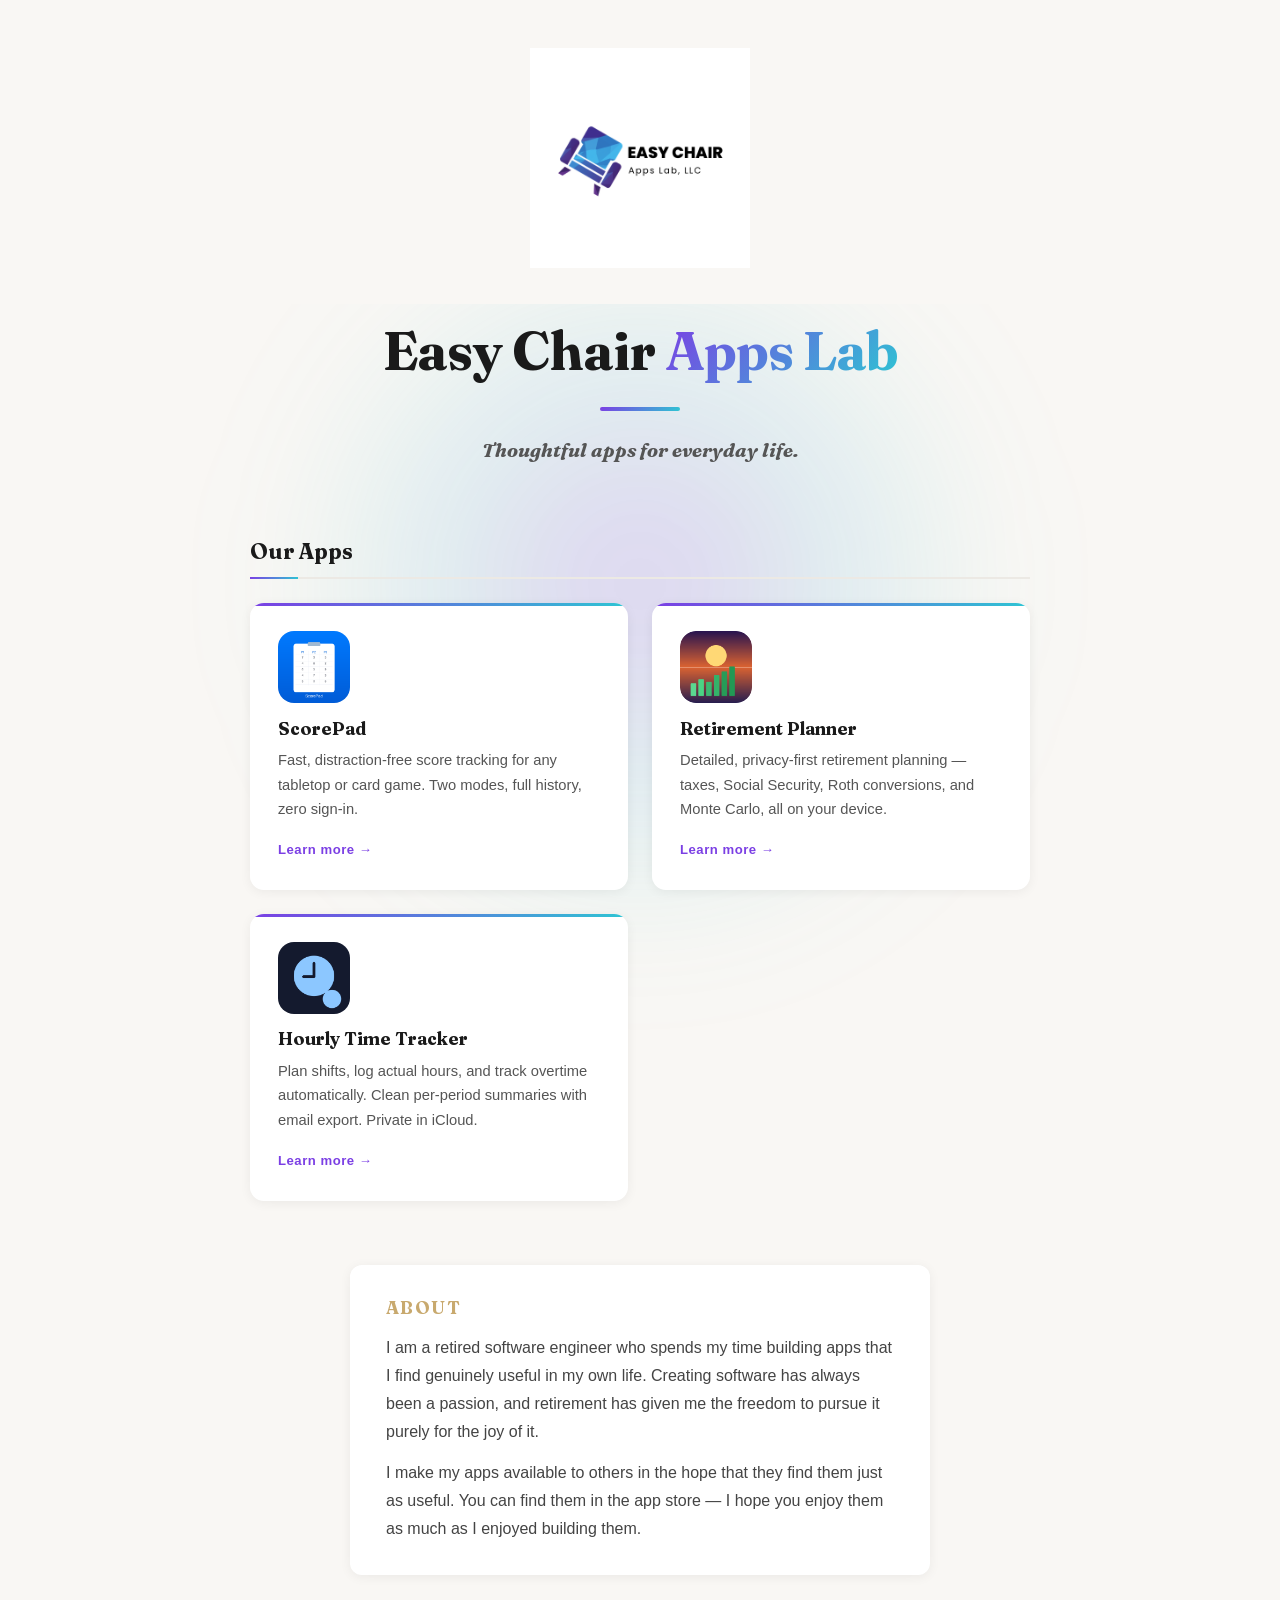
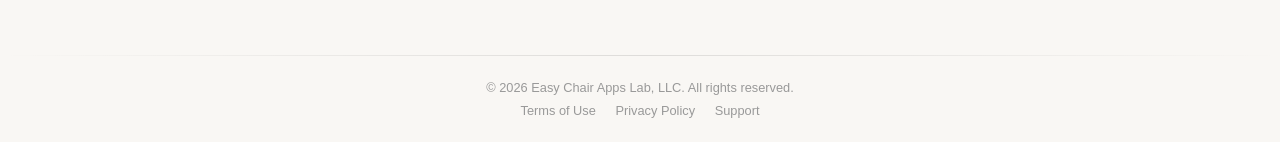
<file: index.html>
<!DOCTYPE html>
<html lang="en">
<head>
  <meta charset="UTF-8" />
  <meta name="viewport" content="width=device-width, initial-scale=1.0" />
  <meta name="description" content="Easy Chair Apps Lab -- Thoughtful apps for everyday life." />
  <title>Easy Chair Apps Lab</title>
  <link rel="stylesheet" href="styles.css" />
</head>
<body>

  <header class="home-header">
    <img src="logo.png" alt="Easy Chair Apps Lab logo" />
  </header>

  <main class="home-main">

    <section class="hero">
      <h1>Easy Chair <span class="brand-gradient">Apps Lab</span></h1>
      <div class="divider"></div>
      <p class="tagline">Thoughtful apps for everyday life.</p>
    </section>

    <section class="apps">
      <h2>Our Apps</h2>
      <div class="app-grid">

        <article class="app-card">
          <div class="app-icon" style="background:none;overflow:hidden;">
            <img src="scorepad/icon.png" alt="ScorePad app icon" style="width:100%;height:100%;object-fit:cover;display:block;" />
          </div>
          <h3>ScorePad</h3>
          <p>Fast, distraction-free score tracking for any tabletop or card game. Two modes, full history, zero sign-in.</p>
          <a href="scorepad.html" class="app-card-link">Learn more &rarr;</a>
        </article>

        <article class="app-card">
          <div class="app-icon" style="background:none;overflow:hidden;">
            <img src="retirementplanner/icon.png" alt="Retirement Planner app icon" style="width:100%;height:100%;object-fit:cover;display:block;" />
          </div>
          <h3>Retirement Planner</h3>
          <p>Detailed, privacy-first retirement planning &mdash; taxes, Social Security, Roth conversions, and Monte Carlo, all on your device.</p>
          <a href="retirementplanner.html" class="app-card-link">Learn more &rarr;</a>
        </article>

        <article class="app-card">
          <div class="app-icon" style="background:none;overflow:hidden;">
            <img src="hourlytimetracker/icon.png" alt="Hourly Time Tracker app icon" style="width:100%;height:100%;object-fit:cover;display:block;" />
          </div>
          <h3>Hourly Time Tracker</h3>
          <p>Plan shifts, log actual hours, and track overtime automatically. Clean per-period summaries with email export. Private in iCloud.</p>
          <a href="hourlytimetracker.html" class="app-card-link">Learn more &rarr;</a>
        </article>

      </div>
    </section>

    <div class="about">
      <h2>About</h2>
      <p>I am a retired software engineer who spends my time building apps that I find genuinely
         useful in my own life. Creating software has always been a passion, and retirement
         has given me the freedom to pursue it purely for the joy of it.</p>
      <p>I make my apps available to others in the hope that they find them just as useful.
         You can find them in the app store &mdash; I hope you enjoy them as much as I enjoyed
         building them.</p>
    </div>

  </main>

  <footer>
    <p>&copy; 2026 Easy Chair Apps Lab, LLC. All rights reserved.</p>
    <p style="margin-top:0.5rem;">
      <a href="terms.html">Terms of Use</a>
      <a href="privacy.html">Privacy Policy</a>
      <a href="support.html">Support</a>
    </p>
  </footer>

</body>
</html>
</file>
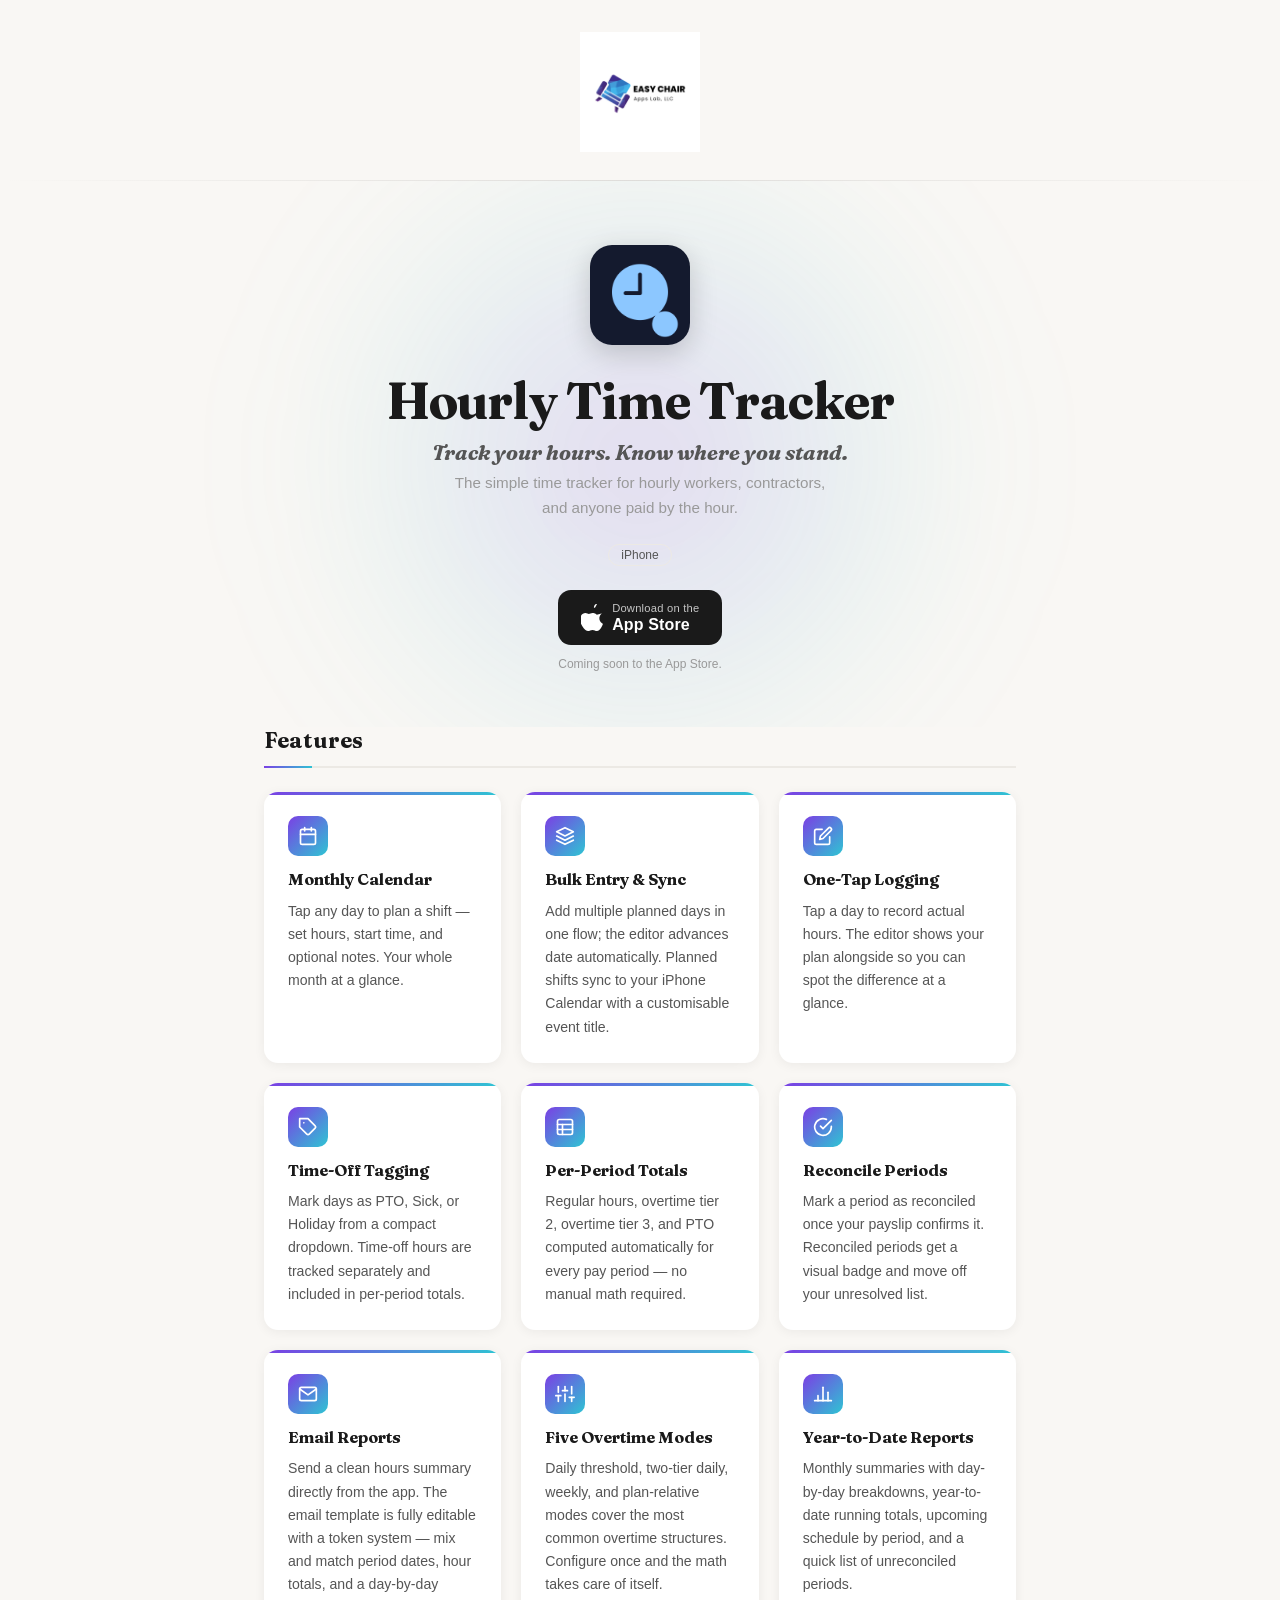
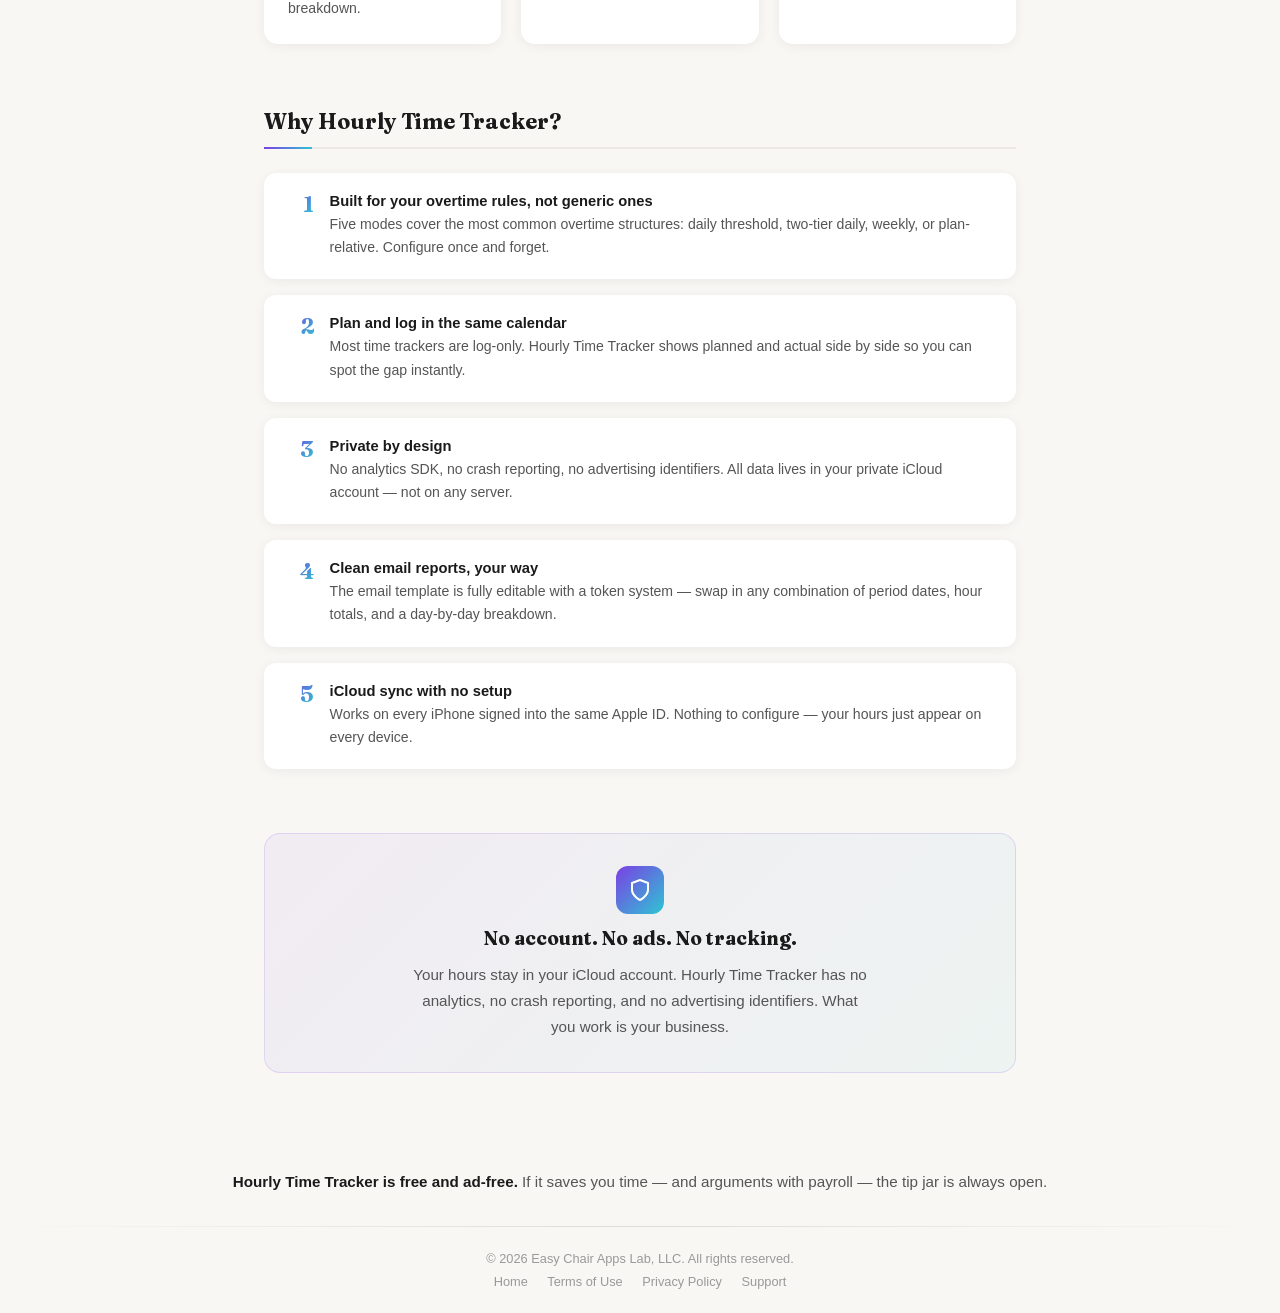
<file: hourlytimetracker.html>
<!DOCTYPE html>
<html lang="en">
<head>
  <meta charset="UTF-8" />
  <meta name="viewport" content="width=device-width, initial-scale=1.0" />
  <meta name="description" content="Hourly Time Tracker &mdash; Track your hours. Know where you stand. The simple time tracker for hourly workers, contractors, and anyone paid by the hour. iPhone." />
  <title>Hourly Time Tracker | Easy Chair Apps Lab</title>
  <link rel="stylesheet" href="styles.css" />
  <style>
    /* =====================================================
       HOURLY TIME TRACKER PAGE
       ===================================================== */

    .htt-main {
      flex: 1;
      display: flex;
      flex-direction: column;
      align-items: center;
    }

    /* Hero */
    .htt-hero {
      width: 100%;
      text-align: center;
      padding: 4rem 1.5rem 3.5rem;
      position: relative;
      overflow: hidden;
      display: flex;
      flex-direction: column;
      align-items: center;
    }

    .htt-hero::before {
      content: '';
      position: absolute;
      top: -80px;
      left: 50%;
      transform: translateX(-50%);
      width: 720px;
      height: 720px;
      background: radial-gradient(
        circle,
        rgba(123, 63, 228, 0.18) 0%,
        rgba(46, 197, 211, 0.08) 45%,
        transparent 70%
      );
      filter: blur(70px);
      z-index: 0;
      pointer-events: none;
    }

    .htt-hero > * { position: relative; z-index: 1; }

    .htt-app-icon {
      width: 100px;
      height: 100px;
      border-radius: 22px;
      overflow: hidden;
      box-shadow: 0 8px 28px rgba(0, 0, 0, 0.18);
      margin-bottom: 1.5rem;
      animation: fadeUp 0.5s ease-out both;
      animation-delay: 0.1s;
    }

    .htt-app-icon img {
      width: 100%;
      height: 100%;
      object-fit: cover;
      display: block;
    }

    .htt-title {
      font-family: var(--serif);
      font-size: clamp(2.4rem, 6vw, 3.2rem);
      font-weight: 700;
      letter-spacing: -1px;
      color: var(--ink);
      margin-bottom: 0.5rem;
      animation: fadeUp 0.5s ease-out both;
      animation-delay: 0.2s;
    }

    .htt-tagline {
      font-family: var(--serif);
      font-style: italic;
      font-size: clamp(1.1rem, 2.5vw, 1.3rem);
      color: var(--ink-soft);
      margin-bottom: 0.4rem;
      animation: fadeUp 0.5s ease-out both;
      animation-delay: 0.3s;
    }

    .htt-sub-tagline {
      font-size: 0.95rem;
      color: var(--muted);
      max-width: 380px;
      line-height: 1.6;
      margin-bottom: 1.5rem;
      animation: fadeUp 0.5s ease-out both;
      animation-delay: 0.4s;
    }

    .htt-platform-badge {
      display: inline-block;
      font-size: 0.75rem;
      font-weight: 500;
      color: var(--ink-soft);
      background: var(--surface);
      border: 1px solid var(--border);
      border-radius: 20px;
      padding: 0.2rem 0.75rem;
      margin-bottom: 1.5rem;
      animation: fadeUp 0.5s ease-out both;
      animation-delay: 0.45s;
    }

    .htt-store-btn {
      display: inline-flex;
      align-items: center;
      gap: 0.6rem;
      background: var(--ink);
      color: #fff;
      text-decoration: none;
      border-radius: 13px;
      padding: 0.7rem 1.4rem;
      font-size: 0.85rem;
      font-weight: 500;
      letter-spacing: 0.01em;
      transition: opacity 200ms ease, transform 200ms ease;
      animation: fadeUp 0.5s ease-out both;
      animation-delay: 0.5s;
    }

    .htt-store-btn:hover {
      opacity: 0.8;
      transform: translateY(-1px);
    }

    .htt-store-btn svg {
      flex-shrink: 0;
    }

    .htt-store-btn-text {
      display: flex;
      flex-direction: column;
      text-align: left;
      line-height: 1.2;
    }

    .htt-store-btn-text small {
      font-size: 0.7rem;
      font-weight: 400;
      opacity: 0.75;
      letter-spacing: 0.02em;
    }

    .htt-store-btn-text strong {
      font-size: 1rem;
      font-weight: 600;
    }

    .htt-coming-soon-note {
      font-size: 0.75rem;
      color: var(--muted);
      margin-top: 0.75rem;
      animation: fadeUp 0.5s ease-out both;
      animation-delay: 0.6s;
    }

    /* Sections */
    .htt-section {
      width: 100%;
      max-width: 800px;
      padding: 0 1.5rem 4rem;
    }

    .htt-section-title {
      font-family: var(--serif);
      font-size: 1.35rem;
      font-weight: 700;
      color: var(--ink);
      margin-bottom: 1.5rem;
      padding-bottom: 0.75rem;
      border-bottom: 2px solid var(--border);
      position: relative;
    }

    .htt-section-title::after {
      content: '';
      position: absolute;
      bottom: -2px;
      left: 0;
      width: 48px;
      height: 2px;
      background: var(--grad);
    }

    /* Feature cards */
    .htt-features {
      display: grid;
      grid-template-columns: repeat(3, 1fr);
      gap: 1.25rem;
    }

    .htt-feature-card {
      background: #fff;
      border-radius: 14px;
      padding: 1.5rem;
      box-shadow: var(--shadow-soft);
      display: flex;
      flex-direction: column;
      gap: 0.6rem;
      position: relative;
      overflow: hidden;
      transition: transform 200ms ease, box-shadow 200ms ease;
    }

    .htt-feature-card::before {
      content: '';
      position: absolute;
      top: 0;
      left: 0;
      right: 0;
      height: 3px;
      background: var(--grad);
    }

    .htt-feature-card:hover {
      transform: translateY(-3px);
      box-shadow: var(--shadow-violet);
    }

    .htt-feature-icon {
      width: 40px;
      height: 40px;
      border-radius: 10px;
      background: var(--grad);
      display: flex;
      align-items: center;
      justify-content: center;
      flex-shrink: 0;
      margin-bottom: 0.2rem;
    }

    .htt-feature-icon svg {
      color: #fff;
    }

    .htt-feature-card h3 {
      font-family: var(--serif);
      font-size: 1rem;
      font-weight: 700;
      color: var(--ink);
      line-height: 1.3;
    }

    .htt-feature-card p {
      font-size: 0.88rem;
      color: var(--ink-soft);
      line-height: 1.65;
      flex: 1;
    }

    /* Why section */
    .htt-why-list {
      display: flex;
      flex-direction: column;
      gap: 1rem;
    }

    .htt-why-item {
      background: #fff;
      border-radius: 12px;
      padding: 1.25rem 1.5rem;
      box-shadow: var(--shadow-soft);
      display: flex;
      gap: 1rem;
      align-items: flex-start;
      transition: box-shadow 200ms ease;
    }

    .htt-why-item:hover {
      box-shadow: var(--shadow-violet);
    }

    .htt-why-num {
      font-family: var(--serif);
      font-size: 1.4rem;
      font-weight: 700;
      background: var(--grad);
      -webkit-background-clip: text;
      -webkit-text-fill-color: transparent;
      background-clip: text;
      line-height: 1;
      flex-shrink: 0;
      width: 1.6rem;
      text-align: right;
    }

    .htt-why-item h3 {
      font-size: 0.92rem;
      font-weight: 700;
      color: var(--ink);
      margin-bottom: 0.25rem;
    }

    .htt-why-item p {
      font-size: 0.88rem;
      color: var(--ink-soft);
      line-height: 1.65;
    }

    /* Privacy callout */
    .htt-privacy {
      background: linear-gradient(135deg, rgba(123, 63, 228, 0.06) 0%, rgba(46, 197, 211, 0.06) 100%);
      border: 1px solid rgba(123, 63, 228, 0.15);
      border-radius: 16px;
      padding: 2rem 2.25rem;
      text-align: center;
      display: flex;
      flex-direction: column;
      align-items: center;
      gap: 0.75rem;
    }

    .htt-privacy-icon {
      width: 48px;
      height: 48px;
      border-radius: 12px;
      background: var(--grad);
      display: flex;
      align-items: center;
      justify-content: center;
    }

    .htt-privacy h2 {
      font-family: var(--serif);
      font-size: 1.2rem;
      font-weight: 700;
      color: var(--ink);
    }

    .htt-privacy p {
      font-size: 0.95rem;
      color: var(--ink-soft);
      max-width: 460px;
      line-height: 1.7;
    }

    /* Tip jar */
    .htt-tip {
      text-align: center;
      padding: 2rem 1.5rem;
      font-size: 0.95rem;
      color: var(--ink-soft);
      line-height: 1.7;
    }

    .htt-tip strong {
      color: var(--ink);
    }

    /* Responsive */
    @media (max-width: 720px) {
      .htt-features {
        grid-template-columns: repeat(2, 1fr);
      }
    }

    @media (max-width: 480px) {
      .htt-features {
        grid-template-columns: 1fr;
      }

      .htt-privacy {
        padding: 1.5rem;
      }
    }
  </style>
</head>
<body>

  <header class="legal-header">
    <a href="index.html">
      <img src="logo.png" alt="Easy Chair Apps Lab" />
    </a>
  </header>

  <main class="htt-main">

    <!-- Hero -->
    <section class="htt-hero">
      <div class="htt-app-icon">
        <img src="hourlytimetracker/icon.png" alt="Hourly Time Tracker app icon" />
      </div>
      <h1 class="htt-title">Hourly Time Tracker</h1>
      <p class="htt-tagline">Track your hours. Know where you stand.</p>
      <p class="htt-sub-tagline">The simple time tracker for hourly workers, contractors, and anyone paid by the hour.</p>
      <span class="htt-platform-badge">iPhone</span>
      <a href="#" class="htt-store-btn" aria-label="Download on the App Store">
        <!-- Apple logo -->
        <svg width="22" height="27" viewBox="0 0 814 1000" fill="white" xmlns="http://www.w3.org/2000/svg" aria-hidden="true">
          <path d="M788.1 340.9c-5.8 4.5-108.2 62.2-108.2 190.5 0 148.4 130.3 200.9 134.2 202.2-.6 3.2-20.7 71.9-68.7 141.9-42.8 61.6-87.5 123.1-155.5 123.1s-85.5-39.5-164-39.5c-76 0-103.7 40.8-165.9 40.8s-105-37.5-150.3-88.5l-10.2-12.8c-52.5-64.3-101.1-143.3-117.9-220.9-8.4-38.5-12.8-76.3-12.8-113.5 0-149.6 98.4-228.9 194.7-228.9 51.9 0 95.2 33.5 127.4 33.5 30.8 0 79.4-35.5 138.4-35.5 22.1 0 98.6 2 157.5 64.6zM547.3 79.6C571 50.6 588.5 10.1 588.5 0c0-2.5-.3-5.1-.6-7.7-.3-2.6 0 0 0 0-23.8 2.9-51.5 16.6-71.3 37.3C497.7 51.2 478 91.7 478 131.6c0 2.9.3 5.8.6 8.7 2.9.3 6.1.6 9.3.6 22.4 0 47.8-12.5 59.4-61.3z"/>
        </svg>
        <span class="htt-store-btn-text">
          <small>Download on the</small>
          <strong>App Store</strong>
        </span>
      </a>
      <p class="htt-coming-soon-note">Coming soon to the App Store.</p>
    </section>

    <!-- Features -->
    <section class="htt-section">
      <h2 class="htt-section-title">Features</h2>
      <div class="htt-features">

        <div class="htt-feature-card">
          <div class="htt-feature-icon">
            <!-- Calendar icon -->
            <svg width="20" height="20" viewBox="0 0 24 24" fill="none" stroke="white" stroke-width="2" stroke-linecap="round" stroke-linejoin="round" aria-hidden="true">
              <rect x="3" y="4" width="18" height="18" rx="2"/><line x1="16" y1="2" x2="16" y2="6"/><line x1="8" y1="2" x2="8" y2="6"/><line x1="3" y1="10" x2="21" y2="10"/>
            </svg>
          </div>
          <h3>Monthly Calendar</h3>
          <p>Tap any day to plan a shift &mdash; set hours, start time, and optional notes. Your whole month at a glance.</p>
        </div>

        <div class="htt-feature-card">
          <div class="htt-feature-icon">
            <!-- Layers icon -->
            <svg width="20" height="20" viewBox="0 0 24 24" fill="none" stroke="white" stroke-width="2" stroke-linecap="round" stroke-linejoin="round" aria-hidden="true">
              <polygon points="12 2 2 7 12 12 22 7 12 2"/><polyline points="2 17 12 22 22 17"/><polyline points="2 12 12 17 22 12"/>
            </svg>
          </div>
          <h3>Bulk Entry &amp; Sync</h3>
          <p>Add multiple planned days in one flow; the editor advances date automatically. Planned shifts sync to your iPhone Calendar with a customisable event title.</p>
        </div>

        <div class="htt-feature-card">
          <div class="htt-feature-icon">
            <!-- Edit icon -->
            <svg width="20" height="20" viewBox="0 0 24 24" fill="none" stroke="white" stroke-width="2" stroke-linecap="round" stroke-linejoin="round" aria-hidden="true">
              <path d="M11 4H4a2 2 0 0 0-2 2v14a2 2 0 0 0 2 2h14a2 2 0 0 0 2-2v-7"/><path d="M18.5 2.5a2.121 2.121 0 0 1 3 3L12 15l-4 1 1-4 9.5-9.5z"/>
            </svg>
          </div>
          <h3>One-Tap Logging</h3>
          <p>Tap a day to record actual hours. The editor shows your plan alongside so you can spot the difference at a glance.</p>
        </div>

        <div class="htt-feature-card">
          <div class="htt-feature-icon">
            <!-- Tag icon -->
            <svg width="20" height="20" viewBox="0 0 24 24" fill="none" stroke="white" stroke-width="2" stroke-linecap="round" stroke-linejoin="round" aria-hidden="true">
              <path d="M20.59 13.41l-7.17 7.17a2 2 0 0 1-2.83 0L2 12V2h10l8.59 8.59a2 2 0 0 1 0 2.82z"/><line x1="7" y1="7" x2="7.01" y2="7"/>
            </svg>
          </div>
          <h3>Time-Off Tagging</h3>
          <p>Mark days as PTO, Sick, or Holiday from a compact dropdown. Time-off hours are tracked separately and included in per-period totals.</p>
        </div>

        <div class="htt-feature-card">
          <div class="htt-feature-icon">
            <!-- Table/grid icon for period totals -->
            <svg width="20" height="20" viewBox="0 0 24 24" fill="none" stroke="white" stroke-width="2" stroke-linecap="round" stroke-linejoin="round" aria-hidden="true">
              <rect x="3" y="3" width="18" height="18" rx="2"/><line x1="3" y1="9" x2="21" y2="9"/><line x1="3" y1="15" x2="21" y2="15"/><line x1="9" y1="9" x2="9" y2="21"/>
            </svg>
          </div>
          <h3>Per-Period Totals</h3>
          <p>Regular hours, overtime tier 2, overtime tier 3, and PTO computed automatically for every pay period &mdash; no manual math required.</p>
        </div>

        <div class="htt-feature-card">
          <div class="htt-feature-icon">
            <!-- Check-circle icon -->
            <svg width="20" height="20" viewBox="0 0 24 24" fill="none" stroke="white" stroke-width="2" stroke-linecap="round" stroke-linejoin="round" aria-hidden="true">
              <path d="M22 11.08V12a10 10 0 1 1-5.93-9.14"/><polyline points="22 4 12 14.01 9 11.01"/>
            </svg>
          </div>
          <h3>Reconcile Periods</h3>
          <p>Mark a period as reconciled once your payslip confirms it. Reconciled periods get a visual badge and move off your unresolved list.</p>
        </div>

        <div class="htt-feature-card">
          <div class="htt-feature-icon">
            <!-- Mail icon -->
            <svg width="20" height="20" viewBox="0 0 24 24" fill="none" stroke="white" stroke-width="2" stroke-linecap="round" stroke-linejoin="round" aria-hidden="true">
              <path d="M4 4h16c1.1 0 2 .9 2 2v12c0 1.1-.9 2-2 2H4c-1.1 0-2-.9-2-2V6c0-1.1.9-2 2-2z"/><polyline points="22,6 12,13 2,6"/>
            </svg>
          </div>
          <h3>Email Reports</h3>
          <p>Send a clean hours summary directly from the app. The email template is fully editable with a token system &mdash; mix and match period dates, hour totals, and a day-by-day breakdown.</p>
        </div>

        <div class="htt-feature-card">
          <div class="htt-feature-icon">
            <!-- Sliders icon -->
            <svg width="20" height="20" viewBox="0 0 24 24" fill="none" stroke="white" stroke-width="2" stroke-linecap="round" stroke-linejoin="round" aria-hidden="true">
              <line x1="4" y1="21" x2="4" y2="14"/><line x1="4" y1="10" x2="4" y2="3"/><line x1="12" y1="21" x2="12" y2="12"/><line x1="12" y1="8" x2="12" y2="3"/><line x1="20" y1="21" x2="20" y2="16"/><line x1="20" y1="12" x2="20" y2="3"/><line x1="1" y1="14" x2="7" y2="14"/><line x1="9" y1="8" x2="15" y2="8"/><line x1="17" y1="16" x2="23" y2="16"/>
            </svg>
          </div>
          <h3>Five Overtime Modes</h3>
          <p>Daily threshold, two-tier daily, weekly, and plan-relative modes cover the most common overtime structures. Configure once and the math takes care of itself.</p>
        </div>

        <div class="htt-feature-card">
          <div class="htt-feature-icon">
            <!-- Bar chart icon -->
            <svg width="20" height="20" viewBox="0 0 24 24" fill="none" stroke="white" stroke-width="2" stroke-linecap="round" stroke-linejoin="round" aria-hidden="true">
              <line x1="18" y1="20" x2="18" y2="10"/><line x1="12" y1="20" x2="12" y2="4"/><line x1="6" y1="20" x2="6" y2="14"/><line x1="2" y1="20" x2="22" y2="20"/>
            </svg>
          </div>
          <h3>Year-to-Date Reports</h3>
          <p>Monthly summaries with day-by-day breakdowns, year-to-date running totals, upcoming schedule by period, and a quick list of unreconciled periods.</p>
        </div>

      </div>
    </section>

    <!-- Why Hourly Time Tracker? -->
    <section class="htt-section">
      <h2 class="htt-section-title">Why Hourly Time Tracker?</h2>
      <div class="htt-why-list">

        <div class="htt-why-item">
          <span class="htt-why-num">1</span>
          <div>
            <h3>Built for your overtime rules, not generic ones</h3>
            <p>Five modes cover the most common overtime structures: daily threshold, two-tier daily, weekly, or plan-relative. Configure once and forget.</p>
          </div>
        </div>

        <div class="htt-why-item">
          <span class="htt-why-num">2</span>
          <div>
            <h3>Plan and log in the same calendar</h3>
            <p>Most time trackers are log-only. Hourly Time Tracker shows planned and actual side by side so you can spot the gap instantly.</p>
          </div>
        </div>

        <div class="htt-why-item">
          <span class="htt-why-num">3</span>
          <div>
            <h3>Private by design</h3>
            <p>No analytics SDK, no crash reporting, no advertising identifiers. All data lives in your private iCloud account &mdash; not on any server.</p>
          </div>
        </div>

        <div class="htt-why-item">
          <span class="htt-why-num">4</span>
          <div>
            <h3>Clean email reports, your way</h3>
            <p>The email template is fully editable with a token system &mdash; swap in any combination of period dates, hour totals, and a day-by-day breakdown.</p>
          </div>
        </div>

        <div class="htt-why-item">
          <span class="htt-why-num">5</span>
          <div>
            <h3>iCloud sync with no setup</h3>
            <p>Works on every iPhone signed into the same Apple ID. Nothing to configure &mdash; your hours just appear on every device.</p>
          </div>
        </div>

      </div>
    </section>

    <!-- Privacy callout -->
    <section class="htt-section">
      <div class="htt-privacy">
        <div class="htt-privacy-icon">
          <svg width="24" height="24" viewBox="0 0 24 24" fill="none" stroke="white" stroke-width="2" stroke-linecap="round" stroke-linejoin="round" aria-hidden="true">
            <path d="M12 22s8-4 8-10V5l-8-3-8 3v7c0 6 8 10 8 10z"/>
          </svg>
        </div>
        <h2>No account. No ads. No tracking.</h2>
        <p>Your hours stay in your iCloud account. Hourly Time Tracker has no analytics, no crash reporting, and no advertising identifiers. What you work is your business.</p>
      </div>
    </section>

    <!-- Tip jar -->
    <div class="htt-tip">
      <strong>Hourly Time Tracker is free and ad-free.</strong> If it saves you time &mdash; and arguments with payroll &mdash; the tip jar is always open.
    </div>

  </main>

  <footer>
    <p>&copy; 2026 Easy Chair Apps Lab, LLC. All rights reserved.</p>
    <p style="margin-top:0.5rem;">
      <a href="index.html">Home</a>
      <a href="terms.html">Terms of Use</a>
      <a href="privacy.html">Privacy Policy</a>
      <a href="support.html">Support</a>
    </p>
  </footer>

</body>
</html>
</file>
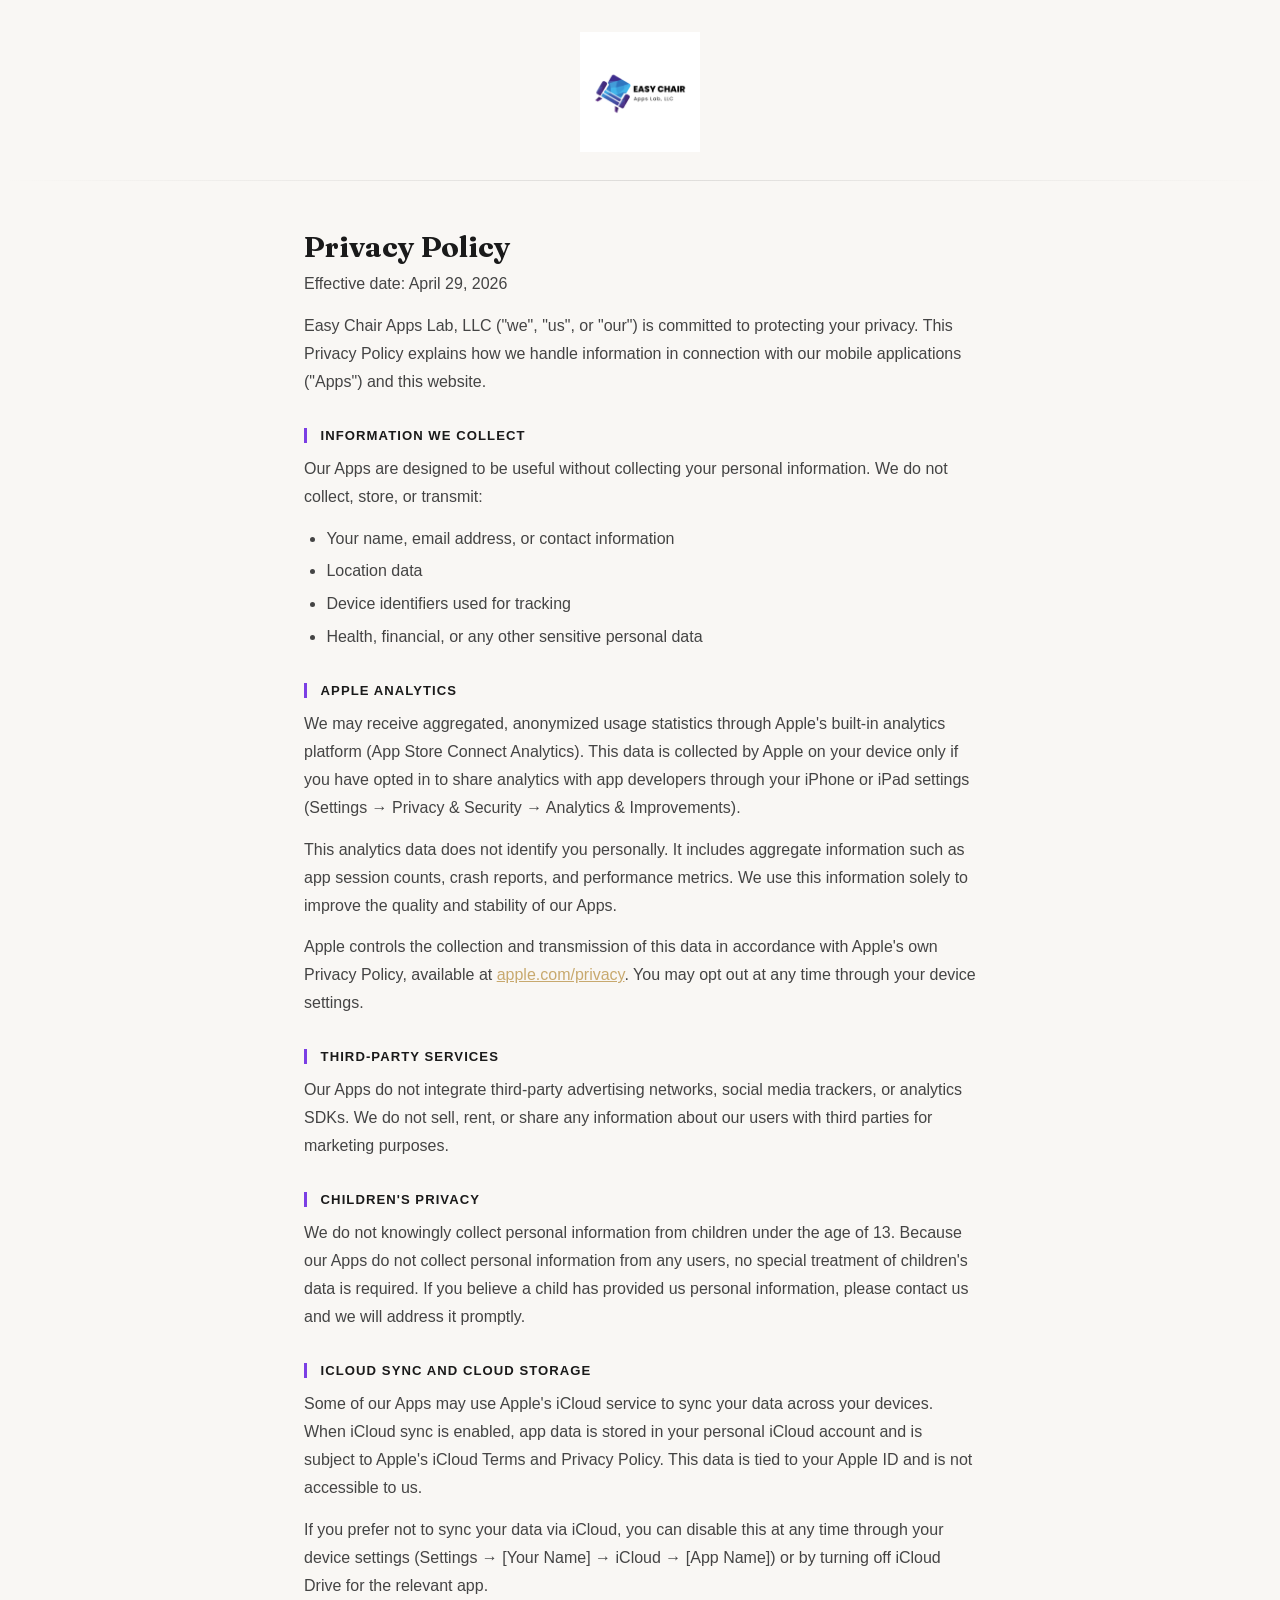
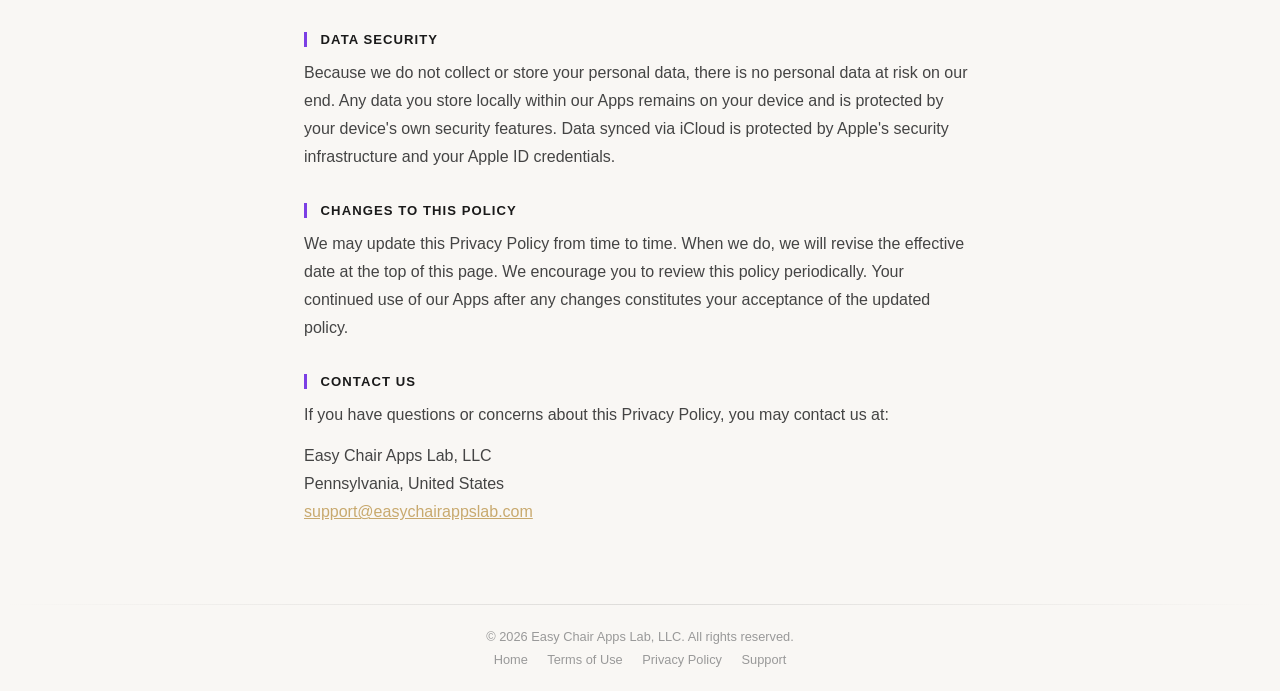
<file: privacy.html>
<!DOCTYPE html>
<html lang="en">
<head>
  <meta charset="UTF-8" />
  <meta name="viewport" content="width=device-width, initial-scale=1.0" />
  <meta name="description" content="Easy Chair Apps Lab Privacy Policy" />
  <title>Privacy Policy | Easy Chair Apps Lab</title>
  <link rel="stylesheet" href="styles.css" />
</head>
<body>

  <header class="legal-header">
    <a href="index.html">
      <img src="logo.png" alt="Easy Chair Apps Lab" />
    </a>
  </header>

  <main class="legal-main">
    <h1>Privacy Policy</h1>
    <p class="effective">Effective date: April 29, 2026</p>

    <p>Easy Chair Apps Lab, LLC ("we", "us", or "our") is committed to protecting your privacy.
       This Privacy Policy explains how we handle information in connection with our mobile
       applications ("Apps") and this website.</p>

    <h2>Information We Collect</h2>
    <p>Our Apps are designed to be useful without collecting your personal information.
       We do not collect, store, or transmit:</p>
    <ul>
      <li>Your name, email address, or contact information</li>
      <li>Location data</li>
      <li>Device identifiers used for tracking</li>
      <li>Health, financial, or any other sensitive personal data</li>
    </ul>

    <h2>Apple Analytics</h2>
    <p>We may receive aggregated, anonymized usage statistics through Apple's built-in
       analytics platform (App Store Connect Analytics). This data is collected by Apple
       on your device only if you have opted in to share analytics with app developers
       through your iPhone or iPad settings (Settings &rarr; Privacy &amp; Security &rarr;
       Analytics &amp; Improvements).</p>
    <p>This analytics data does not identify you personally. It includes aggregate information
       such as app session counts, crash reports, and performance metrics. We use this
       information solely to improve the quality and stability of our Apps.</p>
    <p>Apple controls the collection and transmission of this data in accordance with
       Apple's own Privacy Policy, available at
       <a href="https://www.apple.com/privacy/" target="_blank" rel="noopener">apple.com/privacy</a>.
       You may opt out at any time through your device settings.</p>

    <h2>Third-Party Services</h2>
    <p>Our Apps do not integrate third-party advertising networks, social media trackers,
       or analytics SDKs. We do not sell, rent, or share any information about our users
       with third parties for marketing purposes.</p>

    <h2>Children's Privacy</h2>
    <p>We do not knowingly collect personal information from children under the age of 13.
       Because our Apps do not collect personal information from any users, no special
       treatment of children's data is required. If you believe a child has provided us
       personal information, please contact us and we will address it promptly.</p>

    <h2>iCloud Sync and Cloud Storage</h2>
    <p>Some of our Apps may use Apple's iCloud service to sync your data across your
       devices. When iCloud sync is enabled, app data is stored in your personal iCloud
       account and is subject to Apple's iCloud Terms and Privacy Policy. This data is
       tied to your Apple ID and is not accessible to us.</p>
    <p>If you prefer not to sync your data via iCloud, you can disable this at any time
       through your device settings (Settings &rarr; [Your Name] &rarr; iCloud &rarr; [App Name])
       or by turning off iCloud Drive for the relevant app.</p>

    <h2>Data Security</h2>
    <p>Because we do not collect or store your personal data, there is no personal data
       at risk on our end. Any data you store locally within our Apps remains on your
       device and is protected by your device's own security features. Data synced via
       iCloud is protected by Apple's security infrastructure and your Apple ID credentials.</p>

    <h2>Changes to This Policy</h2>
    <p>We may update this Privacy Policy from time to time. When we do, we will revise the
       effective date at the top of this page. We encourage you to review this policy
       periodically. Your continued use of our Apps after any changes constitutes your
       acceptance of the updated policy.</p>

    <h2>Contact Us</h2>
    <p>If you have questions or concerns about this Privacy Policy, you may contact us at:</p>
    <p>Easy Chair Apps Lab, LLC<br />Pennsylvania, United States<br />
       <a href="mailto:support@easychairappslab.com">support@easychairappslab.com</a></p>
  </main>

  <footer>
    <p>
      &copy; 2026 Easy Chair Apps Lab, LLC. All rights reserved.
    </p>
    <p style="margin-top:0.5rem;">
      <a href="index.html">Home</a>
      <a href="terms.html">Terms of Use</a>
      <a href="privacy.html">Privacy Policy</a>
      <a href="support.html">Support</a>
    </p>
  </footer>

</body>
</html>
</file>
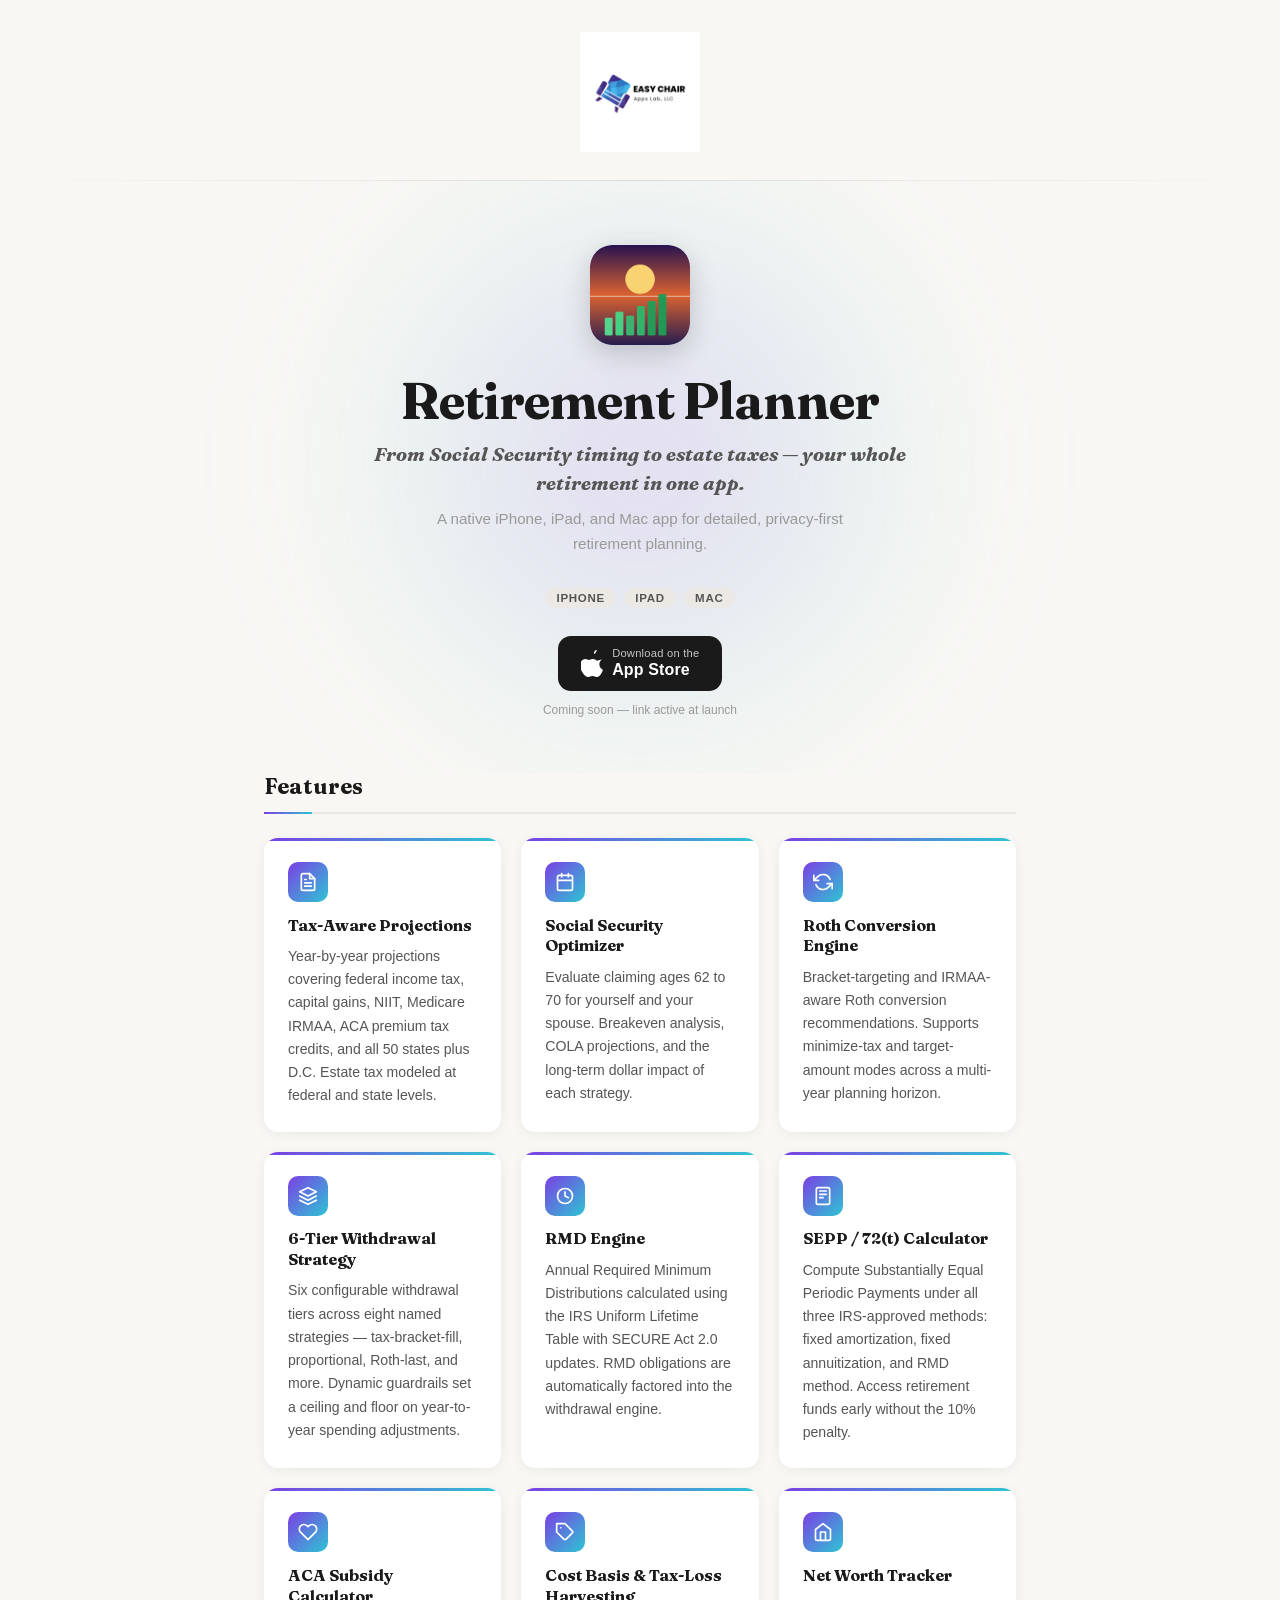
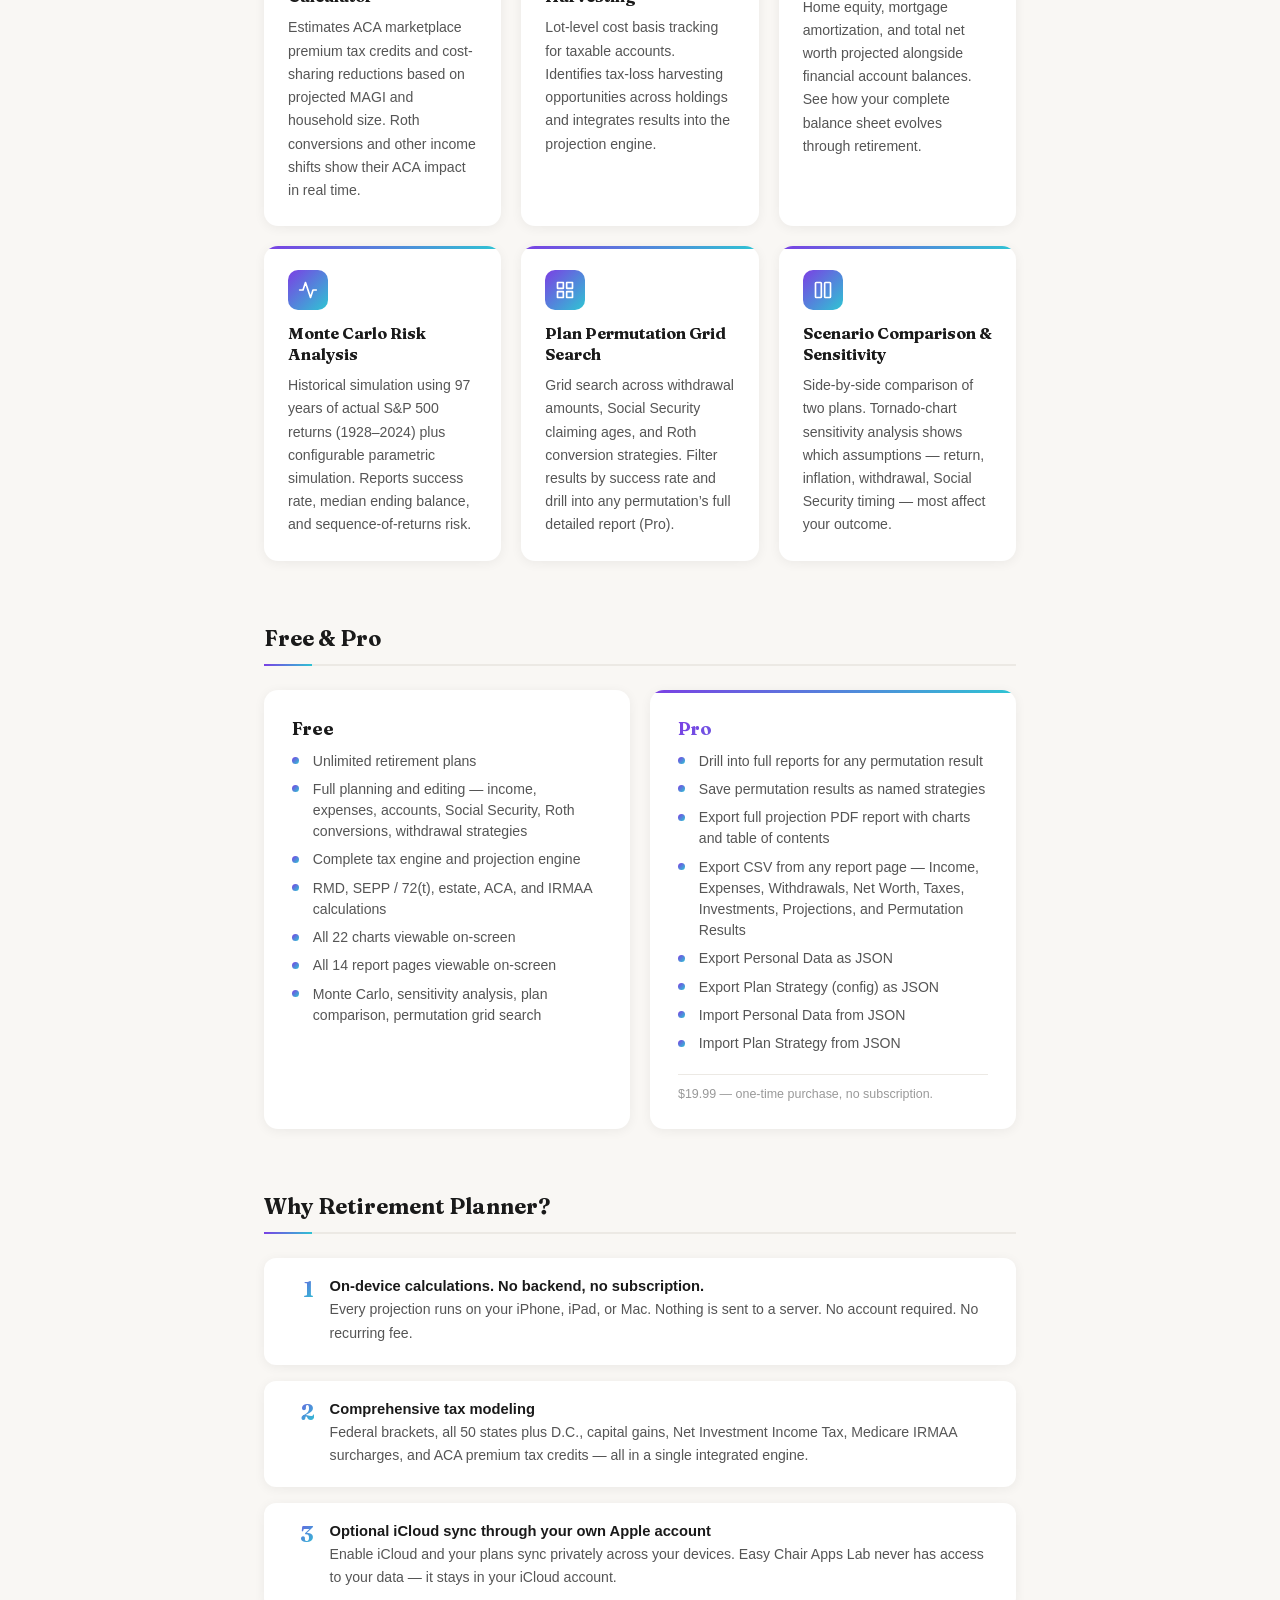
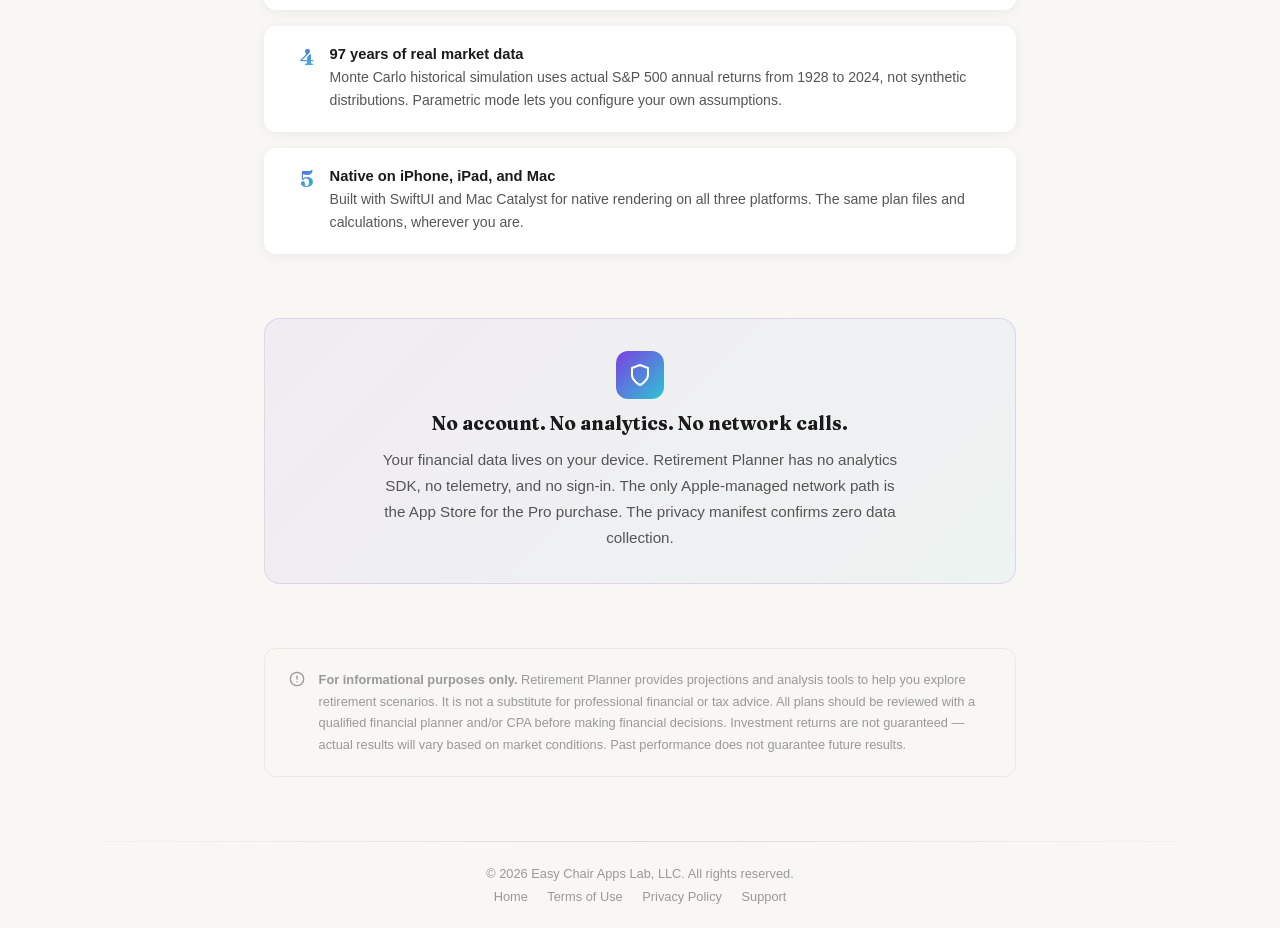
<file: retirementplanner.html>
<!DOCTYPE html>
<html lang="en">
<head>
  <meta charset="UTF-8" />
  <meta name="viewport" content="width=device-width, initial-scale=1.0" />
  <meta name="description" content="Retirement Planner — From Social Security timing to estate taxes, your whole retirement in one app. Privacy-first, on-device. iOS, iPadOS &amp; Mac." />
  <title>Retirement Planner | Easy Chair Apps Lab</title>
  <link rel="stylesheet" href="styles.css" />
  <style>
    /* =====================================================
       RETIREMENT PLANNER PAGE
       ===================================================== */

    .rp-main {
      flex: 1;
      display: flex;
      flex-direction: column;
      align-items: center;
    }

    /* Hero */
    .rp-hero {
      width: 100%;
      text-align: center;
      padding: 4rem 1.5rem 3.5rem;
      position: relative;
      overflow: hidden;
      display: flex;
      flex-direction: column;
      align-items: center;
    }

    .rp-hero::before {
      content: '';
      position: absolute;
      top: -80px;
      left: 50%;
      transform: translateX(-50%);
      width: 720px;
      height: 720px;
      background: radial-gradient(
        circle,
        rgba(123, 63, 228, 0.18) 0%,
        rgba(46, 197, 211, 0.08) 45%,
        transparent 70%
      );
      filter: blur(70px);
      z-index: 0;
      pointer-events: none;
    }

    .rp-hero > * { position: relative; z-index: 1; }

    .rp-app-icon {
      width: 100px;
      height: 100px;
      border-radius: 22px;
      overflow: hidden;
      box-shadow: 0 8px 28px rgba(0, 0, 0, 0.18);
      margin-bottom: 1.5rem;
      animation: fadeUp 0.5s ease-out both;
      animation-delay: 0.1s;
    }

    .rp-app-icon img {
      width: 100%;
      height: 100%;
      object-fit: cover;
      display: block;
    }

    .rp-title {
      font-family: var(--serif);
      font-size: clamp(2.4rem, 6vw, 3.2rem);
      font-weight: 700;
      letter-spacing: -1px;
      color: var(--ink);
      margin-bottom: 0.5rem;
      animation: fadeUp 0.5s ease-out both;
      animation-delay: 0.2s;
    }

    .rp-tagline {
      font-family: var(--serif);
      font-style: italic;
      font-size: clamp(1rem, 2.5vw, 1.2rem);
      color: var(--ink-soft);
      max-width: 540px;
      line-height: 1.5;
      margin-bottom: 0.6rem;
      animation: fadeUp 0.5s ease-out both;
      animation-delay: 0.3s;
    }

    .rp-sub-tagline {
      font-size: 0.95rem;
      color: var(--muted);
      max-width: 420px;
      line-height: 1.6;
      margin-bottom: 2rem;
      animation: fadeUp 0.5s ease-out both;
      animation-delay: 0.4s;
    }

    .rp-platform-badges {
      display: flex;
      gap: 0.5rem;
      justify-content: center;
      flex-wrap: wrap;
      margin-bottom: 1.75rem;
      animation: fadeUp 0.5s ease-out both;
      animation-delay: 0.45s;
    }

    .rp-platform-badge {
      font-size: 0.72rem;
      font-weight: 600;
      letter-spacing: 0.06em;
      text-transform: uppercase;
      color: var(--ink-soft);
      background: var(--border);
      border-radius: 100px;
      padding: 0.25rem 0.7rem;
    }

    .rp-store-btn {
      display: inline-flex;
      align-items: center;
      gap: 0.6rem;
      background: var(--ink);
      color: #fff;
      text-decoration: none;
      border-radius: 13px;
      padding: 0.7rem 1.4rem;
      font-size: 0.85rem;
      font-weight: 500;
      letter-spacing: 0.01em;
      transition: opacity 200ms ease, transform 200ms ease;
      animation: fadeUp 0.5s ease-out both;
      animation-delay: 0.5s;
    }

    .rp-store-btn:hover {
      opacity: 0.8;
      transform: translateY(-1px);
    }

    .rp-store-btn-text {
      display: flex;
      flex-direction: column;
      text-align: left;
      line-height: 1.2;
    }

    .rp-store-btn-text small {
      font-size: 0.7rem;
      font-weight: 400;
      opacity: 0.75;
      letter-spacing: 0.02em;
    }

    .rp-store-btn-text strong {
      font-size: 1rem;
      font-weight: 600;
    }

    .rp-coming-soon-note {
      font-size: 0.75rem;
      color: var(--muted);
      margin-top: 0.75rem;
      animation: fadeUp 0.5s ease-out both;
      animation-delay: 0.6s;
    }

    /* Sections */
    .rp-section {
      width: 100%;
      max-width: 800px;
      padding: 0 1.5rem 4rem;
    }

    .rp-section-title {
      font-family: var(--serif);
      font-size: 1.35rem;
      font-weight: 700;
      color: var(--ink);
      margin-bottom: 1.5rem;
      padding-bottom: 0.75rem;
      border-bottom: 2px solid var(--border);
      position: relative;
    }

    .rp-section-title::after {
      content: '';
      position: absolute;
      bottom: -2px;
      left: 0;
      width: 48px;
      height: 2px;
      background: var(--grad);
    }

    /* Feature cards */
    .rp-features {
      display: grid;
      grid-template-columns: repeat(3, 1fr);
      gap: 1.25rem;
    }

    .rp-feature-card {
      background: #fff;
      border-radius: 14px;
      padding: 1.5rem;
      box-shadow: var(--shadow-soft);
      display: flex;
      flex-direction: column;
      gap: 0.6rem;
      position: relative;
      overflow: hidden;
      transition: transform 200ms ease, box-shadow 200ms ease;
    }

    .rp-feature-card::before {
      content: '';
      position: absolute;
      top: 0;
      left: 0;
      right: 0;
      height: 3px;
      background: var(--grad);
    }

    .rp-feature-card:hover {
      transform: translateY(-3px);
      box-shadow: var(--shadow-violet);
    }

    .rp-feature-icon {
      width: 40px;
      height: 40px;
      border-radius: 10px;
      background: var(--grad);
      display: flex;
      align-items: center;
      justify-content: center;
      flex-shrink: 0;
      margin-bottom: 0.2rem;
    }

    .rp-feature-card h3 {
      font-family: var(--serif);
      font-size: 1rem;
      font-weight: 700;
      color: var(--ink);
      line-height: 1.3;
    }

    .rp-feature-card p {
      font-size: 0.88rem;
      color: var(--ink-soft);
      line-height: 1.65;
      flex: 1;
    }

    /* Free vs Pro */
    .rp-pricing {
      display: grid;
      grid-template-columns: 1fr 1fr;
      gap: 1.25rem;
    }

    .rp-pricing-card {
      background: #fff;
      border-radius: 14px;
      padding: 1.75rem;
      box-shadow: var(--shadow-soft);
      display: flex;
      flex-direction: column;
      gap: 0.5rem;
      position: relative;
      overflow: hidden;
      transition: box-shadow 200ms ease;
    }

    .rp-pricing-card:hover {
      box-shadow: var(--shadow-violet);
    }

    .rp-pricing-card--pro::before {
      content: '';
      position: absolute;
      top: 0;
      left: 0;
      right: 0;
      height: 3px;
      background: var(--grad);
    }

    .rp-pricing-card h3 {
      font-family: var(--serif);
      font-size: 1.1rem;
      font-weight: 700;
      color: var(--ink);
      margin-bottom: 0.25rem;
    }

    .rp-pricing-card--pro h3 {
      background: var(--grad);
      -webkit-background-clip: text;
      -webkit-text-fill-color: transparent;
      background-clip: text;
    }

    .rp-pricing-list {
      list-style: none;
      padding: 0;
      margin: 0;
      display: flex;
      flex-direction: column;
      gap: 0.45rem;
      flex: 1;
    }

    .rp-pricing-list li {
      font-size: 0.88rem;
      color: var(--ink-soft);
      line-height: 1.5;
      padding-left: 1.3rem;
      position: relative;
    }

    .rp-pricing-list li::before {
      content: '';
      position: absolute;
      left: 0;
      top: 0.45em;
      width: 7px;
      height: 7px;
      border-radius: 50%;
      background: var(--grad);
      flex-shrink: 0;
    }

    .rp-pricing-note {
      font-size: 0.78rem;
      color: var(--muted);
      margin-top: 0.75rem;
      padding-top: 0.75rem;
      border-top: 1px solid var(--border);
    }

    /* Why section */
    .rp-why-list {
      display: flex;
      flex-direction: column;
      gap: 1rem;
    }

    .rp-why-item {
      background: #fff;
      border-radius: 12px;
      padding: 1.25rem 1.5rem;
      box-shadow: var(--shadow-soft);
      display: flex;
      gap: 1rem;
      align-items: flex-start;
      transition: box-shadow 200ms ease;
    }

    .rp-why-item:hover {
      box-shadow: var(--shadow-violet);
    }

    .rp-why-num {
      font-family: var(--serif);
      font-size: 1.4rem;
      font-weight: 700;
      background: var(--grad);
      -webkit-background-clip: text;
      -webkit-text-fill-color: transparent;
      background-clip: text;
      line-height: 1;
      flex-shrink: 0;
      width: 1.6rem;
      text-align: right;
    }

    .rp-why-item h3 {
      font-size: 0.92rem;
      font-weight: 700;
      color: var(--ink);
      margin-bottom: 0.25rem;
    }

    .rp-why-item p {
      font-size: 0.88rem;
      color: var(--ink-soft);
      line-height: 1.65;
    }

    /* Privacy callout */
    .rp-privacy {
      background: linear-gradient(135deg, rgba(123, 63, 228, 0.06) 0%, rgba(46, 197, 211, 0.06) 100%);
      border: 1px solid rgba(123, 63, 228, 0.15);
      border-radius: 16px;
      padding: 2rem 2.25rem;
      text-align: center;
      display: flex;
      flex-direction: column;
      align-items: center;
      gap: 0.75rem;
    }

    .rp-privacy-icon {
      width: 48px;
      height: 48px;
      border-radius: 12px;
      background: var(--grad);
      display: flex;
      align-items: center;
      justify-content: center;
    }

    .rp-privacy h2 {
      font-family: var(--serif);
      font-size: 1.2rem;
      font-weight: 700;
      color: var(--ink);
    }

    .rp-privacy p {
      font-size: 0.95rem;
      color: var(--ink-soft);
      max-width: 520px;
      line-height: 1.7;
    }

    /* Disclaimer */
    .rp-disclaimer {
      width: 100%;
      max-width: 800px;
      padding: 0 1.5rem 4rem;
    }

    .rp-disclaimer-box {
      border: 1px solid var(--border);
      border-radius: 12px;
      padding: 1.25rem 1.5rem;
      display: flex;
      gap: 0.85rem;
      align-items: flex-start;
    }

    .rp-disclaimer-box svg {
      flex-shrink: 0;
      margin-top: 2px;
      color: var(--muted);
    }

    .rp-disclaimer-box p {
      font-size: 0.8rem;
      color: var(--muted);
      line-height: 1.7;
    }

    /* Responsive */
    @media (max-width: 720px) {
      .rp-features {
        grid-template-columns: repeat(2, 1fr);
      }
    }

    @media (max-width: 560px) {
      .rp-pricing {
        grid-template-columns: 1fr;
      }
    }

    @media (max-width: 480px) {
      .rp-features {
        grid-template-columns: 1fr;
      }

      .rp-privacy {
        padding: 1.5rem;
      }
    }
  </style>
</head>
<body>

  <header class="legal-header">
    <a href="index.html">
      <img src="logo.png" alt="Easy Chair Apps Lab" />
    </a>
  </header>

  <main class="rp-main">

    <!-- Hero -->
    <section class="rp-hero">
      <div class="rp-app-icon">
        <img src="retirementplanner/icon.png" alt="Retirement Planner app icon" />
      </div>
      <h1 class="rp-title">Retirement Planner</h1>
      <p class="rp-tagline">From Social Security timing to estate taxes &mdash; your whole retirement in one app.</p>
      <p class="rp-sub-tagline">A native iPhone, iPad, and Mac app for detailed, privacy-first retirement planning.</p>
      <div class="rp-platform-badges">
        <span class="rp-platform-badge">iPhone</span>
        <span class="rp-platform-badge">iPad</span>
        <span class="rp-platform-badge">Mac</span>
      </div>
      <a href="#" class="rp-store-btn" aria-label="Download on the App Store">
        <svg width="22" height="27" viewBox="0 0 814 1000" fill="white" xmlns="http://www.w3.org/2000/svg" aria-hidden="true">
          <path d="M788.1 340.9c-5.8 4.5-108.2 62.2-108.2 190.5 0 148.4 130.3 200.9 134.2 202.2-.6 3.2-20.7 71.9-68.7 141.9-42.8 61.6-87.5 123.1-155.5 123.1s-85.5-39.5-164-39.5c-76 0-103.7 40.8-165.9 40.8s-105-37.5-150.3-88.5l-10.2-12.8c-52.5-64.3-101.1-143.3-117.9-220.9-8.4-38.5-12.8-76.3-12.8-113.5 0-149.6 98.4-228.9 194.7-228.9 51.9 0 95.2 33.5 127.4 33.5 30.8 0 79.4-35.5 138.4-35.5 22.1 0 98.6 2 157.5 64.6zM547.3 79.6C571 50.6 588.5 10.1 588.5 0c0-2.5-.3-5.1-.6-7.7-.3-2.6 0 0 0 0-23.8 2.9-51.5 16.6-71.3 37.3C497.7 51.2 478 91.7 478 131.6c0 2.9.3 5.8.6 8.7 2.9.3 6.1.6 9.3.6 22.4 0 47.8-12.5 59.4-61.3z"/>
        </svg>
        <span class="rp-store-btn-text">
          <small>Download on the</small>
          <strong>App Store</strong>
        </span>
      </a>
      <p class="rp-coming-soon-note">Coming soon &mdash; link active at launch</p>
    </section>

    <!-- Features -->
    <section class="rp-section">
      <h2 class="rp-section-title">Features</h2>
      <div class="rp-features">

        <div class="rp-feature-card">
          <div class="rp-feature-icon">
            <!-- Tax / receipt icon -->
            <svg width="20" height="20" viewBox="0 0 24 24" fill="none" stroke="white" stroke-width="2" stroke-linecap="round" stroke-linejoin="round" aria-hidden="true">
              <path d="M14 2H6a2 2 0 0 0-2 2v16a2 2 0 0 0 2 2h12a2 2 0 0 0 2-2V8z"/><polyline points="14 2 14 8 20 8"/><line x1="16" y1="13" x2="8" y2="13"/><line x1="16" y1="17" x2="8" y2="17"/><line x1="10" y1="9" x2="8" y2="9"/>
            </svg>
          </div>
          <h3>Tax-Aware Projections</h3>
          <p>Year-by-year projections covering federal income tax, capital gains, NIIT, Medicare IRMAA, ACA premium tax credits, and all 50 states plus D.C. Estate tax modeled at federal and state levels.</p>
        </div>

        <div class="rp-feature-card">
          <div class="rp-feature-icon">
            <!-- Calendar icon -->
            <svg width="20" height="20" viewBox="0 0 24 24" fill="none" stroke="white" stroke-width="2" stroke-linecap="round" stroke-linejoin="round" aria-hidden="true">
              <rect x="3" y="4" width="18" height="18" rx="2" ry="2"/><line x1="16" y1="2" x2="16" y2="6"/><line x1="8" y1="2" x2="8" y2="6"/><line x1="3" y1="10" x2="21" y2="10"/>
            </svg>
          </div>
          <h3>Social Security Optimizer</h3>
          <p>Evaluate claiming ages 62 to 70 for yourself and your spouse. Breakeven analysis, COLA projections, and the long-term dollar impact of each strategy.</p>
        </div>

        <div class="rp-feature-card">
          <div class="rp-feature-icon">
            <!-- Refresh/conversion icon -->
            <svg width="20" height="20" viewBox="0 0 24 24" fill="none" stroke="white" stroke-width="2" stroke-linecap="round" stroke-linejoin="round" aria-hidden="true">
              <polyline points="1 4 1 10 7 10"/><polyline points="23 20 23 14 17 14"/><path d="M20.49 9A9 9 0 0 0 5.64 5.64L1 10m22 4-4.64 4.36A9 9 0 0 1 3.51 15"/>
            </svg>
          </div>
          <h3>Roth Conversion Engine</h3>
          <p>Bracket-targeting and IRMAA-aware Roth conversion recommendations. Supports minimize-tax and target-amount modes across a multi-year planning horizon.</p>
        </div>

        <div class="rp-feature-card">
          <div class="rp-feature-icon">
            <!-- Layers icon -->
            <svg width="20" height="20" viewBox="0 0 24 24" fill="none" stroke="white" stroke-width="2" stroke-linecap="round" stroke-linejoin="round" aria-hidden="true">
              <polygon points="12 2 2 7 12 12 22 7 12 2"/><polyline points="2 17 12 22 22 17"/><polyline points="2 12 12 17 22 12"/>
            </svg>
          </div>
          <h3>6-Tier Withdrawal Strategy</h3>
          <p>Six configurable withdrawal tiers across eight named strategies &mdash; tax-bracket-fill, proportional, Roth-last, and more. Dynamic guardrails set a ceiling and floor on year-to-year spending adjustments.</p>
        </div>

        <div class="rp-feature-card">
          <div class="rp-feature-icon">
            <!-- Clock icon -->
            <svg width="20" height="20" viewBox="0 0 24 24" fill="none" stroke="white" stroke-width="2" stroke-linecap="round" stroke-linejoin="round" aria-hidden="true">
              <circle cx="12" cy="12" r="9"/><polyline points="12 7 12 12 16 14"/>
            </svg>
          </div>
          <h3>RMD Engine</h3>
          <p>Annual Required Minimum Distributions calculated using the IRS Uniform Lifetime Table with SECURE Act 2.0 updates. RMD obligations are automatically factored into the withdrawal engine.</p>
        </div>

        <div class="rp-feature-card">
          <div class="rp-feature-icon">
            <!-- Document/list icon -->
            <svg width="20" height="20" viewBox="0 0 24 24" fill="none" stroke="white" stroke-width="2" stroke-linecap="round" stroke-linejoin="round" aria-hidden="true">
              <rect x="4" y="2" width="16" height="20" rx="2"/><line x1="8" y1="6" x2="16" y2="6"/><line x1="8" y1="10" x2="16" y2="10"/><line x1="8" y1="14" x2="12" y2="14"/>
            </svg>
          </div>
          <h3>SEPP / 72(t) Calculator</h3>
          <p>Compute Substantially Equal Periodic Payments under all three IRS-approved methods: fixed amortization, fixed annuitization, and RMD method. Access retirement funds early without the 10% penalty.</p>
        </div>

        <div class="rp-feature-card">
          <div class="rp-feature-icon">
            <!-- Heart icon -->
            <svg width="20" height="20" viewBox="0 0 24 24" fill="none" stroke="white" stroke-width="2" stroke-linecap="round" stroke-linejoin="round" aria-hidden="true">
              <path d="M20.84 4.61a5.5 5.5 0 0 0-7.78 0L12 5.67l-1.06-1.06a5.5 5.5 0 0 0-7.78 7.78l1.06 1.06L12 21.23l7.78-7.78 1.06-1.06a5.5 5.5 0 0 0 0-7.78z"/>
            </svg>
          </div>
          <h3>ACA Subsidy Calculator</h3>
          <p>Estimates ACA marketplace premium tax credits and cost-sharing reductions based on projected MAGI and household size. Roth conversions and other income shifts show their ACA impact in real time.</p>
        </div>

        <div class="rp-feature-card">
          <div class="rp-feature-icon">
            <!-- Tag icon -->
            <svg width="20" height="20" viewBox="0 0 24 24" fill="none" stroke="white" stroke-width="2" stroke-linecap="round" stroke-linejoin="round" aria-hidden="true">
              <path d="M20.59 13.41l-7.17 7.17a2 2 0 0 1-2.83 0L2 12V2h10l8.59 8.59a2 2 0 0 1 0 2.82z"/><line x1="7" y1="7" x2="7.01" y2="7"/>
            </svg>
          </div>
          <h3>Cost Basis &amp; Tax-Loss Harvesting</h3>
          <p>Lot-level cost basis tracking for taxable accounts. Identifies tax-loss harvesting opportunities across holdings and integrates results into the projection engine.</p>
        </div>

        <div class="rp-feature-card">
          <div class="rp-feature-icon">
            <!-- Home icon -->
            <svg width="20" height="20" viewBox="0 0 24 24" fill="none" stroke="white" stroke-width="2" stroke-linecap="round" stroke-linejoin="round" aria-hidden="true">
              <path d="M3 9l9-7 9 7v11a2 2 0 0 1-2 2H5a2 2 0 0 1-2-2z"/><polyline points="9 22 9 12 15 12 15 22"/>
            </svg>
          </div>
          <h3>Net Worth Tracker</h3>
          <p>Home equity, mortgage amortization, and total net worth projected alongside financial account balances. See how your complete balance sheet evolves through retirement.</p>
        </div>

        <div class="rp-feature-card">
          <div class="rp-feature-icon">
            <!-- Trend/wave icon -->
            <svg width="20" height="20" viewBox="0 0 24 24" fill="none" stroke="white" stroke-width="2" stroke-linecap="round" stroke-linejoin="round" aria-hidden="true">
              <polyline points="22 12 18 12 15 21 9 3 6 12 2 12"/>
            </svg>
          </div>
          <h3>Monte Carlo Risk Analysis</h3>
          <p>Historical simulation using 97 years of actual S&amp;P 500 returns (1928&ndash;2024) plus configurable parametric simulation. Reports success rate, median ending balance, and sequence-of-returns risk.</p>
        </div>

        <div class="rp-feature-card">
          <div class="rp-feature-icon">
            <!-- Grid/permutation icon -->
            <svg width="20" height="20" viewBox="0 0 24 24" fill="none" stroke="white" stroke-width="2" stroke-linecap="round" stroke-linejoin="round" aria-hidden="true">
              <rect x="3" y="3" width="7" height="7"/><rect x="14" y="3" width="7" height="7"/><rect x="3" y="14" width="7" height="7"/><rect x="14" y="14" width="7" height="7"/>
            </svg>
          </div>
          <h3>Plan Permutation Grid Search</h3>
          <p>Grid search across withdrawal amounts, Social Security claiming ages, and Roth conversion strategies. Filter results by success rate and drill into any permutation&rsquo;s full detailed report (Pro).</p>
        </div>

        <div class="rp-feature-card">
          <div class="rp-feature-icon">
            <!-- Columns/compare icon -->
            <svg width="20" height="20" viewBox="0 0 24 24" fill="none" stroke="white" stroke-width="2" stroke-linecap="round" stroke-linejoin="round" aria-hidden="true">
              <rect x="3" y="3" width="7" height="18" rx="1"/><rect x="14" y="3" width="7" height="18" rx="1"/>
            </svg>
          </div>
          <h3>Scenario Comparison &amp; Sensitivity</h3>
          <p>Side-by-side comparison of two plans. Tornado-chart sensitivity analysis shows which assumptions &mdash; return, inflation, withdrawal, Social Security timing &mdash; most affect your outcome.</p>
        </div>

      </div>
    </section>

    <!-- Free vs Pro -->
    <section class="rp-section">
      <h2 class="rp-section-title">Free &amp; Pro</h2>
      <div class="rp-pricing">

        <div class="rp-pricing-card">
          <h3>Free</h3>
          <ul class="rp-pricing-list">
            <li>Unlimited retirement plans</li>
            <li>Full planning and editing &mdash; income, expenses, accounts, Social Security, Roth conversions, withdrawal strategies</li>
            <li>Complete tax engine and projection engine</li>
            <li>RMD, SEPP&nbsp;/&nbsp;72(t), estate, ACA, and IRMAA calculations</li>
            <li>All 22 charts viewable on-screen</li>
            <li>All 14 report pages viewable on-screen</li>
            <li>Monte Carlo, sensitivity analysis, plan comparison, permutation grid search</li>
          </ul>
        </div>

        <div class="rp-pricing-card rp-pricing-card--pro">
          <h3>Pro</h3>
          <ul class="rp-pricing-list">
            <li>Drill into full reports for any permutation result</li>
            <li>Save permutation results as named strategies</li>
            <li>Export full projection PDF report with charts and table of contents</li>
            <li>Export CSV from any report page &mdash; Income, Expenses, Withdrawals, Net Worth, Taxes, Investments, Projections, and Permutation Results</li>
            <li>Export Personal Data as JSON</li>
            <li>Export Plan Strategy (config) as JSON</li>
            <li>Import Personal Data from JSON</li>
            <li>Import Plan Strategy from JSON</li>
          </ul>
          <p class="rp-pricing-note">$19.99 &mdash; one-time purchase, no subscription.</p>
        </div>

      </div>
    </section>

    <!-- Why Retirement Planner -->
    <section class="rp-section">
      <h2 class="rp-section-title">Why Retirement Planner?</h2>
      <div class="rp-why-list">

        <div class="rp-why-item">
          <span class="rp-why-num">1</span>
          <div>
            <h3>On-device calculations. No backend, no subscription.</h3>
            <p>Every projection runs on your iPhone, iPad, or Mac. Nothing is sent to a server. No account required. No recurring fee.</p>
          </div>
        </div>

        <div class="rp-why-item">
          <span class="rp-why-num">2</span>
          <div>
            <h3>Comprehensive tax modeling</h3>
            <p>Federal brackets, all 50 states plus D.C., capital gains, Net Investment Income Tax, Medicare IRMAA surcharges, and ACA premium tax credits &mdash; all in a single integrated engine.</p>
          </div>
        </div>

        <div class="rp-why-item">
          <span class="rp-why-num">3</span>
          <div>
            <h3>Optional iCloud sync through your own Apple account</h3>
            <p>Enable iCloud and your plans sync privately across your devices. Easy Chair Apps Lab never has access to your data &mdash; it stays in your iCloud account.</p>
          </div>
        </div>

        <div class="rp-why-item">
          <span class="rp-why-num">4</span>
          <div>
            <h3>97 years of real market data</h3>
            <p>Monte Carlo historical simulation uses actual S&amp;P 500 annual returns from 1928 to 2024, not synthetic distributions. Parametric mode lets you configure your own assumptions.</p>
          </div>
        </div>

        <div class="rp-why-item">
          <span class="rp-why-num">5</span>
          <div>
            <h3>Native on iPhone, iPad, and Mac</h3>
            <p>Built with SwiftUI and Mac Catalyst for native rendering on all three platforms. The same plan files and calculations, wherever you are.</p>
          </div>
        </div>

      </div>
    </section>

    <!-- Privacy callout -->
    <section class="rp-section">
      <div class="rp-privacy">
        <div class="rp-privacy-icon">
          <svg width="24" height="24" viewBox="0 0 24 24" fill="none" stroke="white" stroke-width="2" stroke-linecap="round" stroke-linejoin="round" aria-hidden="true">
            <path d="M12 22s8-4 8-10V5l-8-3-8 3v7c0 6 8 10 8 10z"/>
          </svg>
        </div>
        <h2>No account. No analytics. No network calls.</h2>
        <p>Your financial data lives on your device. Retirement Planner has no analytics SDK, no telemetry, and no sign-in. The only Apple-managed network path is the App Store for the Pro purchase. The privacy manifest confirms zero data collection.</p>
      </div>
    </section>

    <!-- Disclaimer -->
    <div class="rp-disclaimer">
      <div class="rp-disclaimer-box">
        <svg width="16" height="16" viewBox="0 0 24 24" fill="none" stroke="currentColor" stroke-width="2" stroke-linecap="round" stroke-linejoin="round" aria-hidden="true">
          <circle cx="12" cy="12" r="10"/><line x1="12" y1="8" x2="12" y2="12"/><line x1="12" y1="16" x2="12.01" y2="16"/>
        </svg>
        <p><strong>For informational purposes only.</strong> Retirement Planner provides projections and analysis tools to help you explore retirement scenarios. It is not a substitute for professional financial or tax advice. All plans should be reviewed with a qualified financial planner and/or CPA before making financial decisions. Investment returns are not guaranteed &mdash; actual results will vary based on market conditions. Past performance does not guarantee future results.</p>
      </div>
    </div>

  </main>

  <footer>
    <p>&copy; 2026 Easy Chair Apps Lab, LLC. All rights reserved.</p>
    <p style="margin-top:0.5rem;">
      <a href="index.html">Home</a>
      <a href="terms.html">Terms of Use</a>
      <a href="privacy.html">Privacy Policy</a>
      <a href="support.html">Support</a>
    </p>
  </footer>

</body>
</html>
</file>
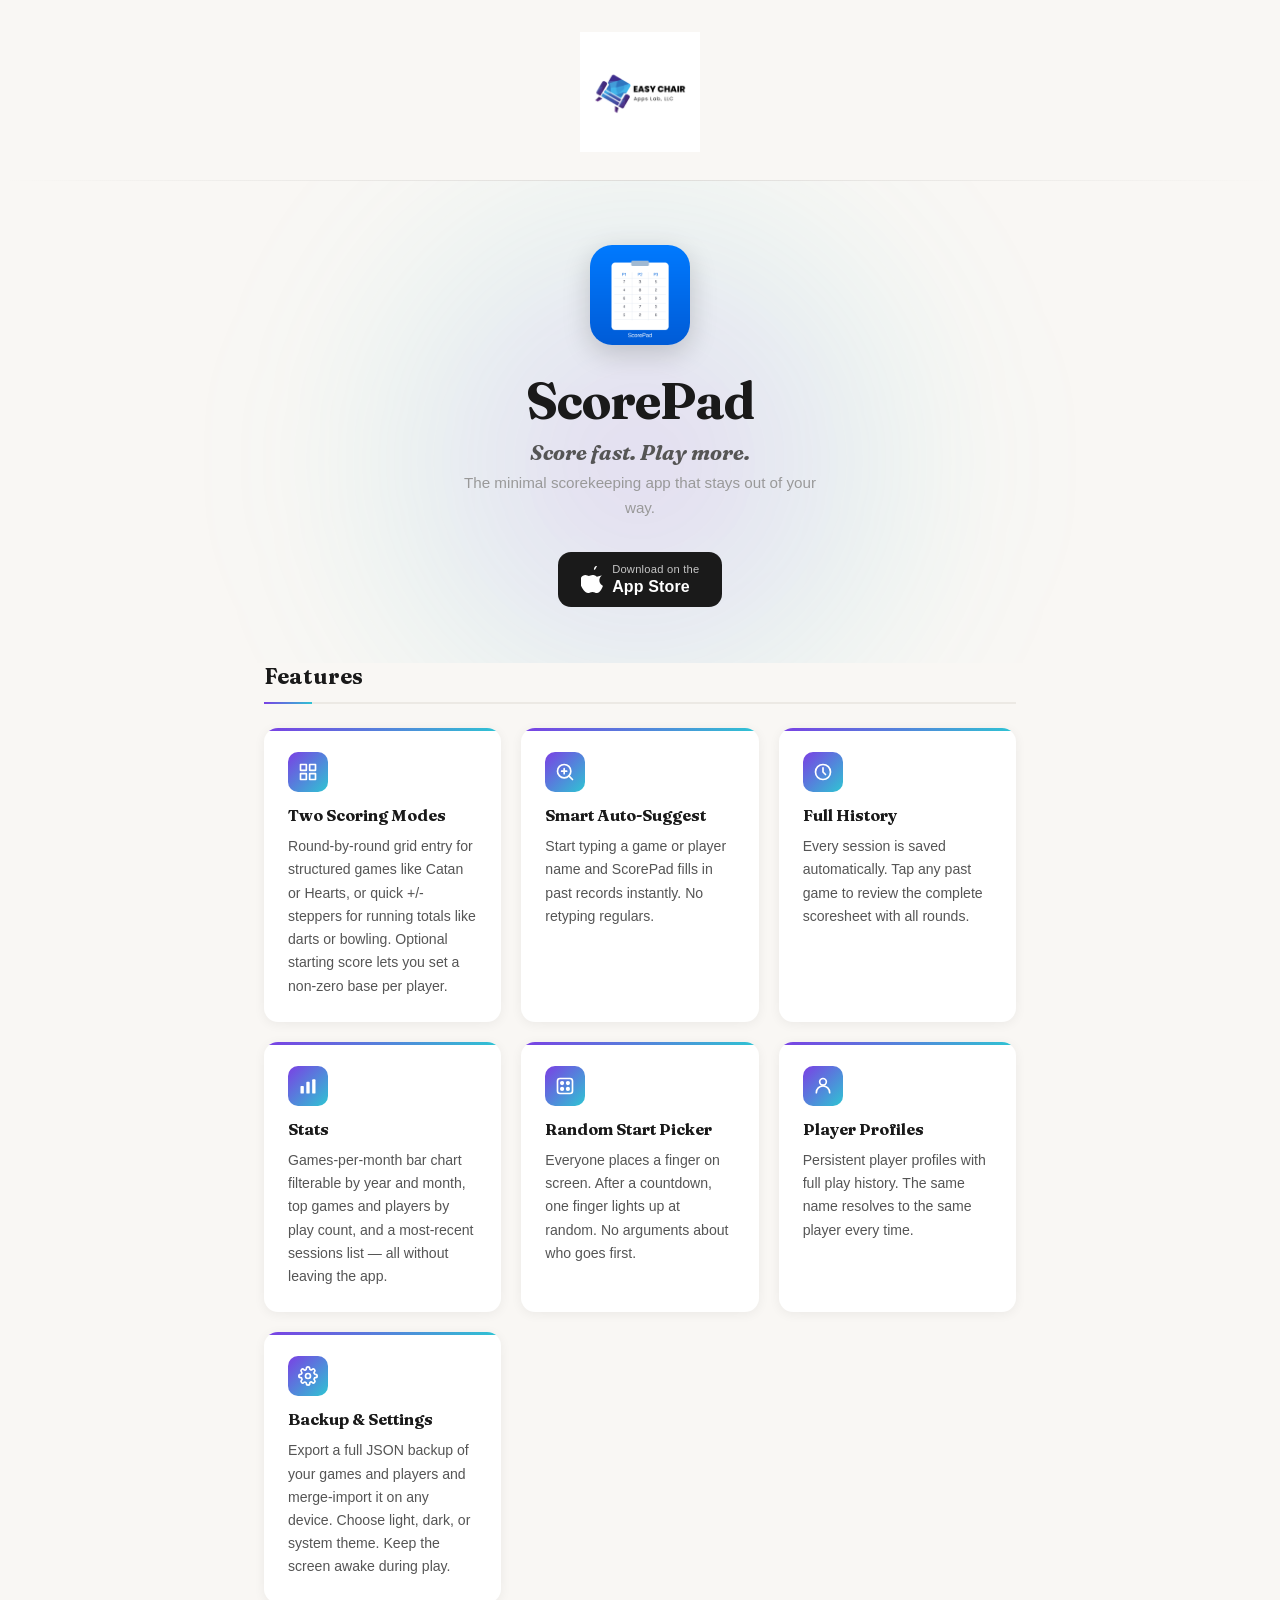
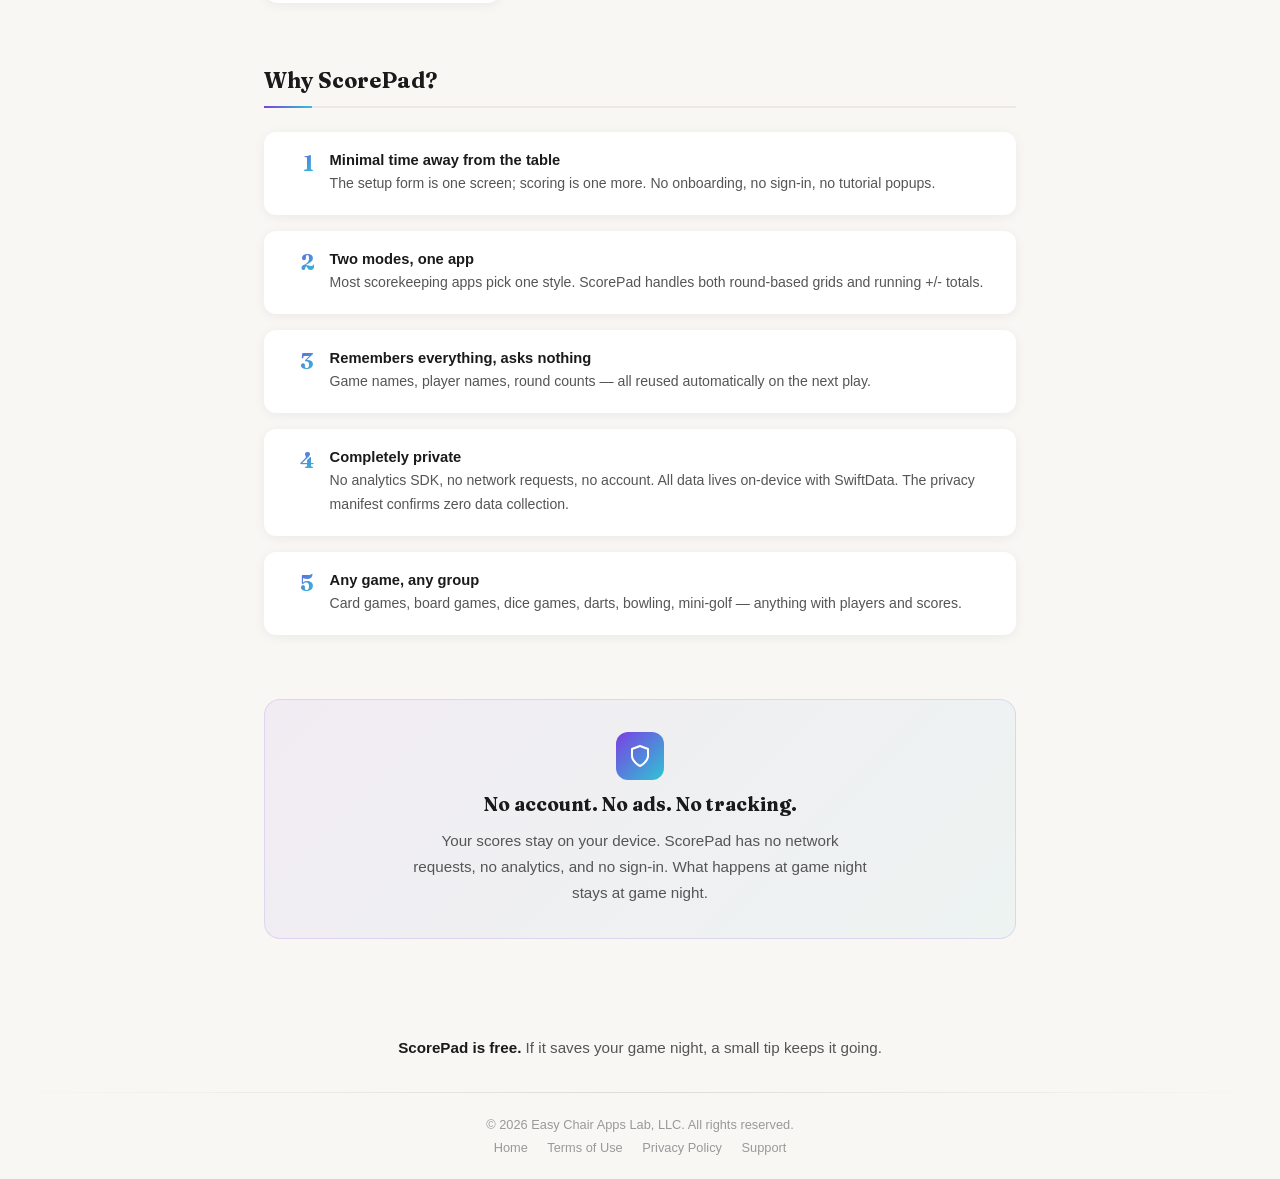
<file: scorepad.html>
<!DOCTYPE html>
<html lang="en">
<head>
  <meta charset="UTF-8" />
  <meta name="viewport" content="width=device-width, initial-scale=1.0" />
  <meta name="description" content="ScorePad — Score fast. Play more. The minimal scorekeeping app for any tabletop or card game. iOS &amp; iPadOS." />
  <title>ScorePad | Easy Chair Apps Lab</title>
  <link rel="stylesheet" href="styles.css" />
  <style>
    /* =====================================================
       SCOREPAD PAGE
       ===================================================== */

    .sp-main {
      flex: 1;
      display: flex;
      flex-direction: column;
      align-items: center;
    }

    /* Hero */
    .sp-hero {
      width: 100%;
      text-align: center;
      padding: 4rem 1.5rem 3.5rem;
      position: relative;
      overflow: hidden;
      display: flex;
      flex-direction: column;
      align-items: center;
    }

    .sp-hero::before {
      content: '';
      position: absolute;
      top: -80px;
      left: 50%;
      transform: translateX(-50%);
      width: 720px;
      height: 720px;
      background: radial-gradient(
        circle,
        rgba(123, 63, 228, 0.18) 0%,
        rgba(46, 197, 211, 0.08) 45%,
        transparent 70%
      );
      filter: blur(70px);
      z-index: 0;
      pointer-events: none;
    }

    .sp-hero > * { position: relative; z-index: 1; }

    .sp-app-icon {
      width: 100px;
      height: 100px;
      border-radius: 22px;
      overflow: hidden;
      box-shadow: 0 8px 28px rgba(0, 0, 0, 0.18);
      margin-bottom: 1.5rem;
      animation: fadeUp 0.5s ease-out both;
      animation-delay: 0.1s;
    }

    .sp-app-icon img {
      width: 100%;
      height: 100%;
      object-fit: cover;
      display: block;
    }

    .sp-title {
      font-family: var(--serif);
      font-size: clamp(2.4rem, 6vw, 3.2rem);
      font-weight: 700;
      letter-spacing: -1px;
      color: var(--ink);
      margin-bottom: 0.5rem;
      animation: fadeUp 0.5s ease-out both;
      animation-delay: 0.2s;
    }

    .sp-tagline {
      font-family: var(--serif);
      font-style: italic;
      font-size: clamp(1.1rem, 2.5vw, 1.3rem);
      color: var(--ink-soft);
      margin-bottom: 0.4rem;
      animation: fadeUp 0.5s ease-out both;
      animation-delay: 0.3s;
    }

    .sp-sub-tagline {
      font-size: 0.95rem;
      color: var(--muted);
      max-width: 380px;
      line-height: 1.6;
      margin-bottom: 2rem;
      animation: fadeUp 0.5s ease-out both;
      animation-delay: 0.4s;
    }

    .sp-store-btn {
      display: inline-flex;
      align-items: center;
      gap: 0.6rem;
      background: var(--ink);
      color: #fff;
      text-decoration: none;
      border-radius: 13px;
      padding: 0.7rem 1.4rem;
      font-size: 0.85rem;
      font-weight: 500;
      letter-spacing: 0.01em;
      transition: opacity 200ms ease, transform 200ms ease;
      animation: fadeUp 0.5s ease-out both;
      animation-delay: 0.5s;
    }

    .sp-store-btn:hover {
      opacity: 0.8;
      transform: translateY(-1px);
    }

    .sp-store-btn svg {
      flex-shrink: 0;
    }

    .sp-store-btn-text {
      display: flex;
      flex-direction: column;
      text-align: left;
      line-height: 1.2;
    }

    .sp-store-btn-text small {
      font-size: 0.7rem;
      font-weight: 400;
      opacity: 0.75;
      letter-spacing: 0.02em;
    }

    .sp-store-btn-text strong {
      font-size: 1rem;
      font-weight: 600;
    }

    .sp-coming-soon-note {
      font-size: 0.75rem;
      color: var(--muted);
      margin-top: 0.75rem;
      animation: fadeUp 0.5s ease-out both;
      animation-delay: 0.6s;
    }

    /* Sections */
    .sp-section {
      width: 100%;
      max-width: 800px;
      padding: 0 1.5rem 4rem;
    }

    .sp-section-title {
      font-family: var(--serif);
      font-size: 1.35rem;
      font-weight: 700;
      color: var(--ink);
      margin-bottom: 1.5rem;
      padding-bottom: 0.75rem;
      border-bottom: 2px solid var(--border);
      position: relative;
    }

    .sp-section-title::after {
      content: '';
      position: absolute;
      bottom: -2px;
      left: 0;
      width: 48px;
      height: 2px;
      background: var(--grad);
    }

    /* Feature cards */
    .sp-features {
      display: grid;
      grid-template-columns: repeat(3, 1fr);
      gap: 1.25rem;
    }

    .sp-feature-card {
      background: #fff;
      border-radius: 14px;
      padding: 1.5rem;
      box-shadow: var(--shadow-soft);
      display: flex;
      flex-direction: column;
      gap: 0.6rem;
      position: relative;
      overflow: hidden;
      transition: transform 200ms ease, box-shadow 200ms ease;
    }

    .sp-feature-card::before {
      content: '';
      position: absolute;
      top: 0;
      left: 0;
      right: 0;
      height: 3px;
      background: var(--grad);
    }

    .sp-feature-card:hover {
      transform: translateY(-3px);
      box-shadow: var(--shadow-violet);
    }

    .sp-feature-icon {
      width: 40px;
      height: 40px;
      border-radius: 10px;
      background: var(--grad);
      display: flex;
      align-items: center;
      justify-content: center;
      flex-shrink: 0;
      margin-bottom: 0.2rem;
    }

    .sp-feature-icon svg {
      color: #fff;
    }

    .sp-feature-card h3 {
      font-family: var(--serif);
      font-size: 1rem;
      font-weight: 700;
      color: var(--ink);
      line-height: 1.3;
    }

    .sp-feature-card p {
      font-size: 0.88rem;
      color: var(--ink-soft);
      line-height: 1.65;
      flex: 1;
    }

    /* Why section */
    .sp-why-list {
      display: flex;
      flex-direction: column;
      gap: 1rem;
    }

    .sp-why-item {
      background: #fff;
      border-radius: 12px;
      padding: 1.25rem 1.5rem;
      box-shadow: var(--shadow-soft);
      display: flex;
      gap: 1rem;
      align-items: flex-start;
      transition: box-shadow 200ms ease;
    }

    .sp-why-item:hover {
      box-shadow: var(--shadow-violet);
    }

    .sp-why-num {
      font-family: var(--serif);
      font-size: 1.4rem;
      font-weight: 700;
      background: var(--grad);
      -webkit-background-clip: text;
      -webkit-text-fill-color: transparent;
      background-clip: text;
      line-height: 1;
      flex-shrink: 0;
      width: 1.6rem;
      text-align: right;
    }

    .sp-why-item h3 {
      font-size: 0.92rem;
      font-weight: 700;
      color: var(--ink);
      margin-bottom: 0.25rem;
    }

    .sp-why-item p {
      font-size: 0.88rem;
      color: var(--ink-soft);
      line-height: 1.65;
    }

    /* Privacy callout */
    .sp-privacy {
      background: linear-gradient(135deg, rgba(123, 63, 228, 0.06) 0%, rgba(46, 197, 211, 0.06) 100%);
      border: 1px solid rgba(123, 63, 228, 0.15);
      border-radius: 16px;
      padding: 2rem 2.25rem;
      text-align: center;
      display: flex;
      flex-direction: column;
      align-items: center;
      gap: 0.75rem;
    }

    .sp-privacy-icon {
      width: 48px;
      height: 48px;
      border-radius: 12px;
      background: var(--grad);
      display: flex;
      align-items: center;
      justify-content: center;
    }

    .sp-privacy h2 {
      font-family: var(--serif);
      font-size: 1.2rem;
      font-weight: 700;
      color: var(--ink);
    }

    .sp-privacy p {
      font-size: 0.95rem;
      color: var(--ink-soft);
      max-width: 460px;
      line-height: 1.7;
    }

    /* Tip jar */
    .sp-tip {
      text-align: center;
      padding: 2rem 1.5rem;
      font-size: 0.95rem;
      color: var(--ink-soft);
      line-height: 1.7;
    }

    .sp-tip strong {
      color: var(--ink);
    }

    /* Responsive */
    @media (max-width: 720px) {
      .sp-features {
        grid-template-columns: repeat(2, 1fr);
      }
    }

    @media (max-width: 480px) {
      .sp-features {
        grid-template-columns: 1fr;
      }

      .sp-privacy {
        padding: 1.5rem;
      }
    }
  </style>
</head>
<body>

  <header class="legal-header">
    <a href="index.html">
      <img src="logo.png" alt="Easy Chair Apps Lab" />
    </a>
  </header>

  <main class="sp-main">

    <!-- Hero -->
    <section class="sp-hero">
      <div class="sp-app-icon">
        <img src="scorepad/icon.png" alt="ScorePad app icon" />
      </div>
      <h1 class="sp-title">ScorePad</h1>
      <p class="sp-tagline">Score fast. Play more.</p>
      <p class="sp-sub-tagline">The minimal scorekeeping app that stays out of your way.</p>
      <a href="https://apps.apple.com/us/app/gamenightscorepad/id6763194916" class="sp-store-btn" aria-label="Download on the App Store" target="_blank" rel="noopener noreferrer">
        <!-- Apple logo -->
        <svg width="22" height="27" viewBox="0 0 814 1000" fill="white" xmlns="http://www.w3.org/2000/svg" aria-hidden="true">
          <path d="M788.1 340.9c-5.8 4.5-108.2 62.2-108.2 190.5 0 148.4 130.3 200.9 134.2 202.2-.6 3.2-20.7 71.9-68.7 141.9-42.8 61.6-87.5 123.1-155.5 123.1s-85.5-39.5-164-39.5c-76 0-103.7 40.8-165.9 40.8s-105-37.5-150.3-88.5l-10.2-12.8c-52.5-64.3-101.1-143.3-117.9-220.9-8.4-38.5-12.8-76.3-12.8-113.5 0-149.6 98.4-228.9 194.7-228.9 51.9 0 95.2 33.5 127.4 33.5 30.8 0 79.4-35.5 138.4-35.5 22.1 0 98.6 2 157.5 64.6zM547.3 79.6C571 50.6 588.5 10.1 588.5 0c0-2.5-.3-5.1-.6-7.7-.3-2.6 0 0 0 0-23.8 2.9-51.5 16.6-71.3 37.3C497.7 51.2 478 91.7 478 131.6c0 2.9.3 5.8.6 8.7 2.9.3 6.1.6 9.3.6 22.4 0 47.8-12.5 59.4-61.3z"/>
        </svg>
        <span class="sp-store-btn-text">
          <small>Download on the</small>
          <strong>App Store</strong>
        </span>
      </a>
    </section>

    <!-- Features -->
    <section class="sp-section">
      <h2 class="sp-section-title">Features</h2>
      <div class="sp-features">

        <div class="sp-feature-card">
          <div class="sp-feature-icon">
            <!-- Grid icon -->
            <svg width="20" height="20" viewBox="0 0 24 24" fill="none" stroke="white" stroke-width="2" stroke-linecap="round" stroke-linejoin="round" aria-hidden="true">
              <rect x="3" y="3" width="7" height="7"/><rect x="14" y="3" width="7" height="7"/><rect x="3" y="14" width="7" height="7"/><rect x="14" y="14" width="7" height="7"/>
            </svg>
          </div>
          <h3>Two Scoring Modes</h3>
          <p>Round-by-round grid entry for structured games like Catan or Hearts, or quick +/- steppers for running totals like darts or bowling. Optional starting score lets you set a non-zero base per player.</p>
        </div>

        <div class="sp-feature-card">
          <div class="sp-feature-icon">
            <!-- Sparkle/suggest icon -->
            <svg width="20" height="20" viewBox="0 0 24 24" fill="none" stroke="white" stroke-width="2" stroke-linecap="round" stroke-linejoin="round" aria-hidden="true">
              <circle cx="11" cy="11" r="8"/><path d="m21 21-4.35-4.35"/><path d="M11 8v6M8 11h6"/>
            </svg>
          </div>
          <h3>Smart Auto-Suggest</h3>
          <p>Start typing a game or player name and ScorePad fills in past records instantly. No retyping regulars.</p>
        </div>

        <div class="sp-feature-card">
          <div class="sp-feature-icon">
            <!-- Clock icon -->
            <svg width="20" height="20" viewBox="0 0 24 24" fill="none" stroke="white" stroke-width="2" stroke-linecap="round" stroke-linejoin="round" aria-hidden="true">
              <circle cx="12" cy="12" r="9"/><path d="M12 7v5l3 3"/>
            </svg>
          </div>
          <h3>Full History</h3>
          <p>Every session is saved automatically. Tap any past game to review the complete scoresheet with all rounds.</p>
        </div>

        <div class="sp-feature-card">
          <div class="sp-feature-icon">
            <!-- Bar chart icon -->
            <svg width="20" height="20" viewBox="0 0 24 24" fill="white" aria-hidden="true">
              <rect x="3" y="12" width="4" height="9" rx="1"/><rect x="10" y="7" width="4" height="14" rx="1"/><rect x="17" y="4" width="4" height="17" rx="1"/>
            </svg>
          </div>
          <h3>Stats</h3>
          <p>Games-per-month bar chart filterable by year and month, top games and players by play count, and a most-recent sessions list &mdash; all without leaving the app.</p>
        </div>

        <div class="sp-feature-card">
          <div class="sp-feature-icon">
            <!-- Dice icon -->
            <svg width="20" height="20" viewBox="0 0 24 24" fill="none" stroke="white" stroke-width="2" stroke-linecap="round" stroke-linejoin="round" aria-hidden="true">
              <rect x="3" y="3" width="18" height="18" rx="3"/><circle cx="8.5" cy="8.5" r="1.5" fill="white"/><circle cx="15.5" cy="8.5" r="1.5" fill="white"/><circle cx="8.5" cy="15.5" r="1.5" fill="white"/><circle cx="15.5" cy="15.5" r="1.5" fill="white"/>
            </svg>
          </div>
          <h3>Random Start Picker</h3>
          <p>Everyone places a finger on screen. After a countdown, one finger lights up at random. No arguments about who goes first.</p>
        </div>

        <div class="sp-feature-card">
          <div class="sp-feature-icon">
            <!-- Person icon -->
            <svg width="20" height="20" viewBox="0 0 24 24" fill="none" stroke="white" stroke-width="2" stroke-linecap="round" stroke-linejoin="round" aria-hidden="true">
              <circle cx="12" cy="7" r="4"/><path d="M4 20c0-4.4 3.6-8 8-8s8 3.6 8 8"/>
            </svg>
          </div>
          <h3>Player Profiles</h3>
          <p>Persistent player profiles with full play history. The same name resolves to the same player every time.</p>
        </div>

        <div class="sp-feature-card">
          <div class="sp-feature-icon">
            <!-- Settings/gear icon -->
            <svg width="20" height="20" viewBox="0 0 24 24" fill="none" stroke="white" stroke-width="2" stroke-linecap="round" stroke-linejoin="round" aria-hidden="true">
              <circle cx="12" cy="12" r="3"/><path d="M19.4 15a1.65 1.65 0 0 0 .33 1.82l.06.06a2 2 0 0 1-2.83 2.83l-.06-.06a1.65 1.65 0 0 0-1.82-.33 1.65 1.65 0 0 0-1 1.51V21a2 2 0 0 1-4 0v-.09A1.65 1.65 0 0 0 9 19.4a1.65 1.65 0 0 0-1.82.33l-.06.06a2 2 0 0 1-2.83-2.83l.06-.06A1.65 1.65 0 0 0 4.68 15a1.65 1.65 0 0 0-1.51-1H3a2 2 0 0 1 0-4h.09A1.65 1.65 0 0 0 4.6 9a1.65 1.65 0 0 0-.33-1.82l-.06-.06a2 2 0 0 1 2.83-2.83l.06.06A1.65 1.65 0 0 0 9 4.68a1.65 1.65 0 0 0 1-1.51V3a2 2 0 0 1 4 0v.09a1.65 1.65 0 0 0 1 1.51 1.65 1.65 0 0 0 1.82-.33l.06-.06a2 2 0 0 1 2.83 2.83l-.06.06A1.65 1.65 0 0 0 19.4 9a1.65 1.65 0 0 0 1.51 1H21a2 2 0 0 1 0 4h-.09a1.65 1.65 0 0 0-1.51 1z"/>
            </svg>
          </div>
          <h3>Backup &amp; Settings</h3>
          <p>Export a full JSON backup of your games and players and merge-import it on any device. Choose light, dark, or system theme. Keep the screen awake during play.</p>
        </div>

      </div>
    </section>

    <!-- Why ScorePad -->
    <section class="sp-section">
      <h2 class="sp-section-title">Why ScorePad?</h2>
      <div class="sp-why-list">

        <div class="sp-why-item">
          <span class="sp-why-num">1</span>
          <div>
            <h3>Minimal time away from the table</h3>
            <p>The setup form is one screen; scoring is one more. No onboarding, no sign-in, no tutorial popups.</p>
          </div>
        </div>

        <div class="sp-why-item">
          <span class="sp-why-num">2</span>
          <div>
            <h3>Two modes, one app</h3>
            <p>Most scorekeeping apps pick one style. ScorePad handles both round-based grids and running +/- totals.</p>
          </div>
        </div>

        <div class="sp-why-item">
          <span class="sp-why-num">3</span>
          <div>
            <h3>Remembers everything, asks nothing</h3>
            <p>Game names, player names, round counts &mdash; all reused automatically on the next play.</p>
          </div>
        </div>

        <div class="sp-why-item">
          <span class="sp-why-num">4</span>
          <div>
            <h3>Completely private</h3>
            <p>No analytics SDK, no network requests, no account. All data lives on-device with SwiftData. The privacy manifest confirms zero data collection.</p>
          </div>
        </div>

        <div class="sp-why-item">
          <span class="sp-why-num">5</span>
          <div>
            <h3>Any game, any group</h3>
            <p>Card games, board games, dice games, darts, bowling, mini-golf &mdash; anything with players and scores.</p>
          </div>
        </div>

      </div>
    </section>

    <!-- Privacy callout -->
    <section class="sp-section">
      <div class="sp-privacy">
        <div class="sp-privacy-icon">
          <svg width="24" height="24" viewBox="0 0 24 24" fill="none" stroke="white" stroke-width="2" stroke-linecap="round" stroke-linejoin="round" aria-hidden="true">
            <path d="M12 22s8-4 8-10V5l-8-3-8 3v7c0 6 8 10 8 10z"/>
          </svg>
        </div>
        <h2>No account. No ads. No tracking.</h2>
        <p>Your scores stay on your device. ScorePad has no network requests, no analytics, and no sign-in. What happens at game night stays at game night.</p>
      </div>
    </section>

    <!-- Tip jar -->
    <div class="sp-tip">
      <strong>ScorePad is free.</strong> If it saves your game night, a small tip keeps it going.
    </div>

  </main>

  <footer>
    <p>&copy; 2026 Easy Chair Apps Lab, LLC. All rights reserved.</p>
    <p style="margin-top:0.5rem;">
      <a href="index.html">Home</a>
      <a href="terms.html">Terms of Use</a>
      <a href="privacy.html">Privacy Policy</a>
      <a href="support.html">Support</a>
    </p>
  </footer>

</body>
</html>
</file>
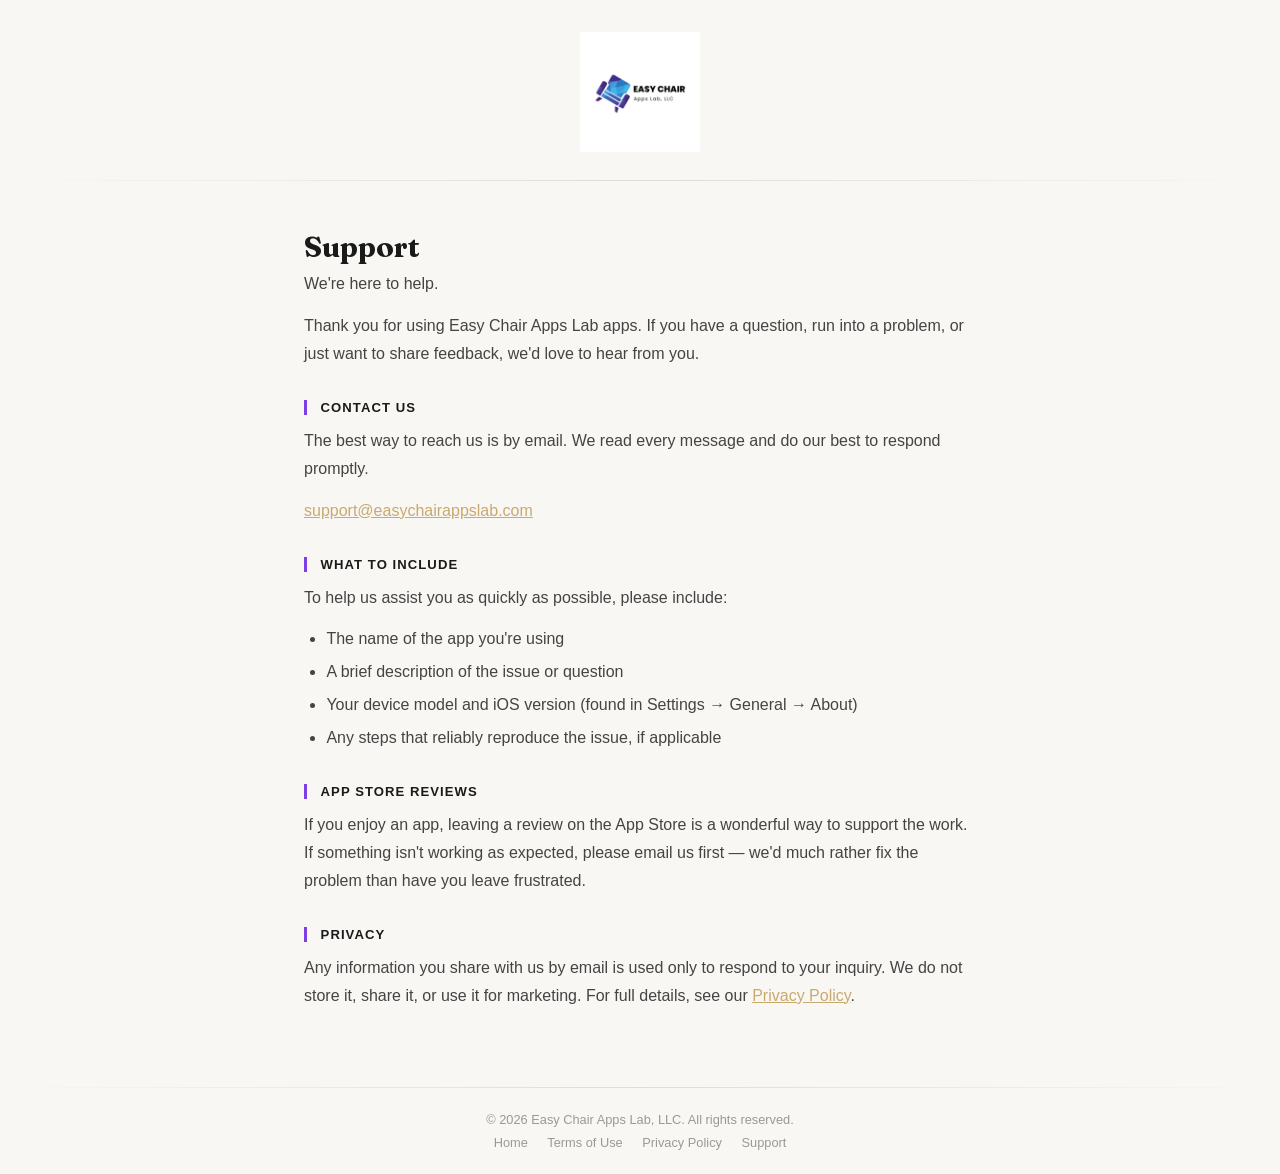
<file: support.html>
<!DOCTYPE html>
<html lang="en">
<head>
  <meta charset="UTF-8" />
  <meta name="viewport" content="width=device-width, initial-scale=1.0" />
  <meta name="description" content="Easy Chair Apps Lab Support" />
  <title>Support | Easy Chair Apps Lab</title>
  <link rel="stylesheet" href="styles.css" />
</head>
<body>

  <header class="legal-header">
    <a href="index.html">
      <img src="logo.png" alt="Easy Chair Apps Lab" />
    </a>
  </header>

  <main class="legal-main">
    <h1>Support</h1>
    <p class="effective">We're here to help.</p>

    <p>Thank you for using Easy Chair Apps Lab apps. If you have a question, run into a
       problem, or just want to share feedback, we'd love to hear from you.</p>

    <h2>Contact Us</h2>
    <p>The best way to reach us is by email. We read every message and do our best to
       respond promptly.</p>
    <p><a href="mailto:support@easychairappslab.com">support@easychairappslab.com</a></p>

    <h2>What to Include</h2>
    <p>To help us assist you as quickly as possible, please include:</p>
    <ul>
      <li>The name of the app you're using</li>
      <li>A brief description of the issue or question</li>
      <li>Your device model and iOS version (found in Settings &rarr; General &rarr; About)</li>
      <li>Any steps that reliably reproduce the issue, if applicable</li>
    </ul>

    <h2>App Store Reviews</h2>
    <p>If you enjoy an app, leaving a review on the App Store is a wonderful way to support
       the work. If something isn't working as expected, please email us first &mdash; we'd
       much rather fix the problem than have you leave frustrated.</p>

    <h2>Privacy</h2>
    <p>Any information you share with us by email is used only to respond to your inquiry.
       We do not store it, share it, or use it for marketing. For full details, see our
       <a href="privacy.html">Privacy Policy</a>.</p>
  </main>

  <footer>
    <p>
      &copy; 2026 Easy Chair Apps Lab, LLC. All rights reserved.
    </p>
    <p style="margin-top:0.5rem;">
      <a href="index.html">Home</a>
      <a href="terms.html">Terms of Use</a>
      <a href="privacy.html">Privacy Policy</a>
      <a href="support.html">Support</a>
    </p>
  </footer>

</body>
</html>
</file>
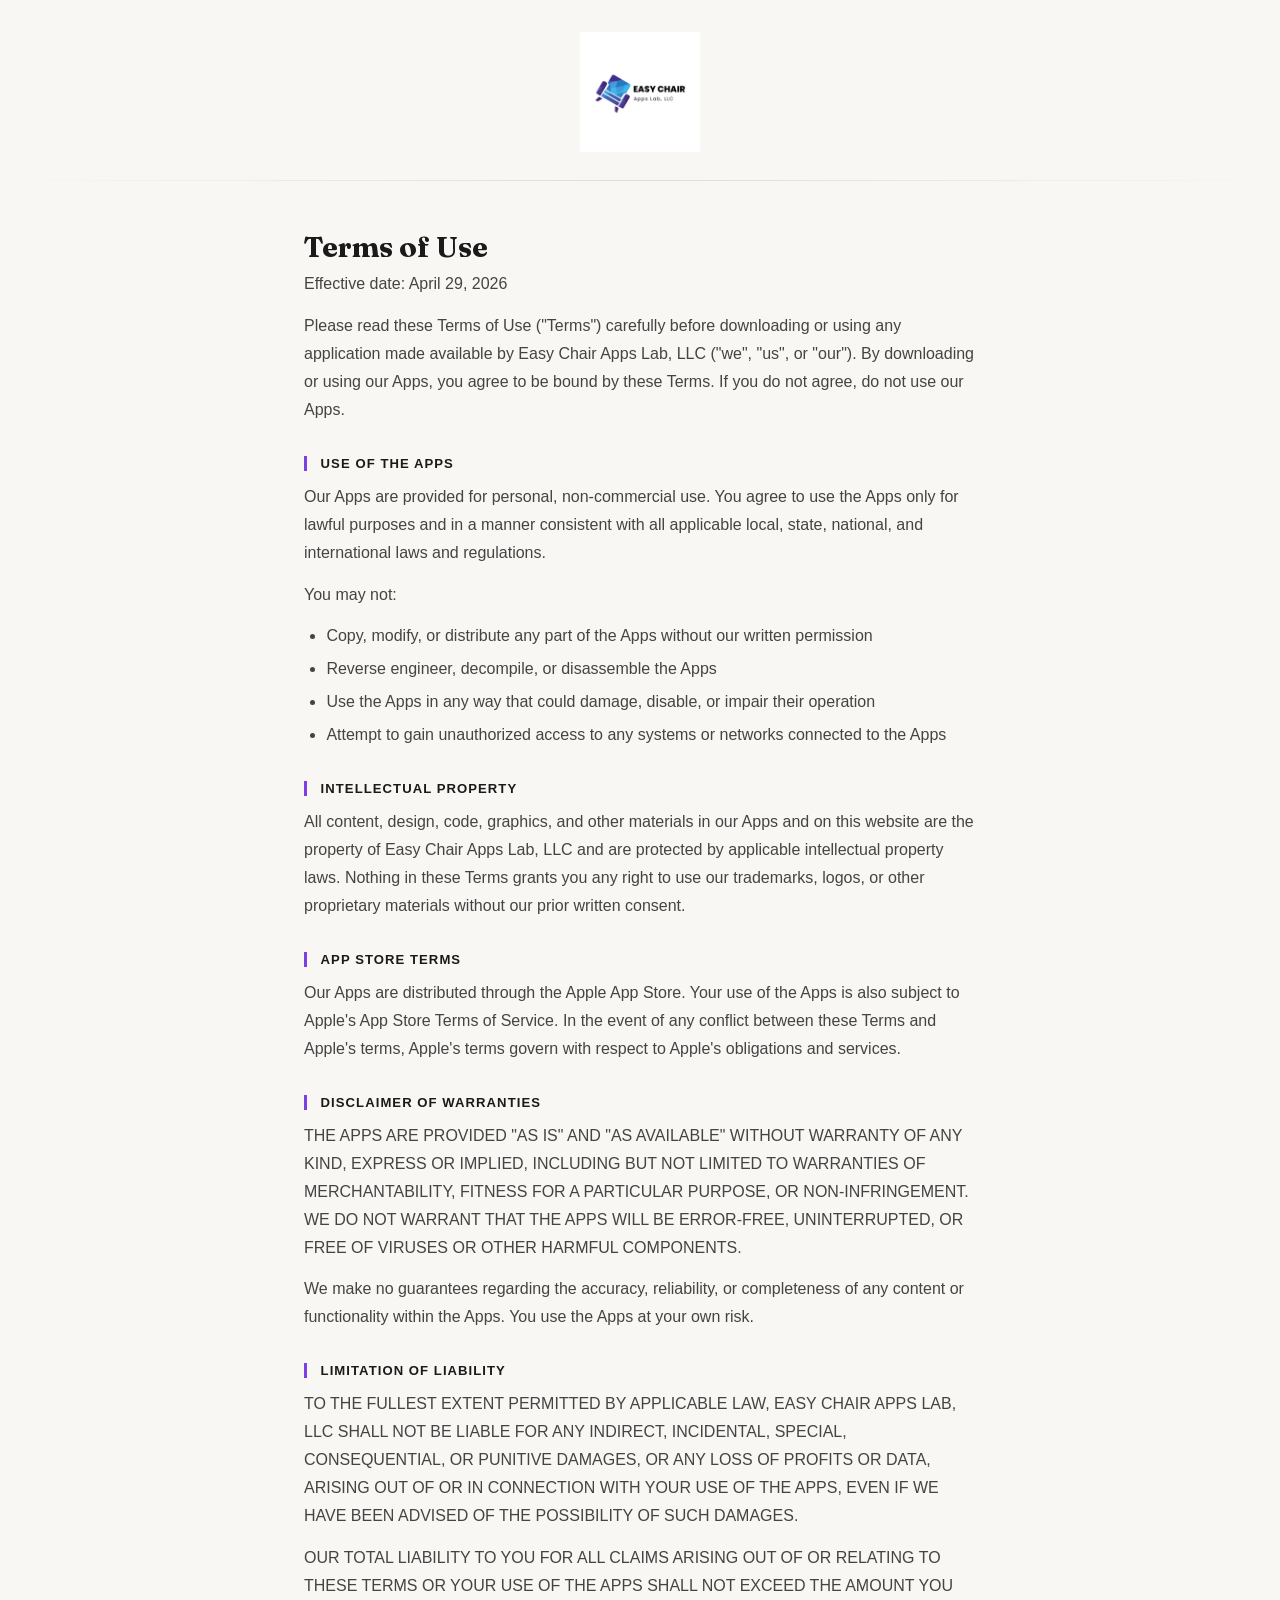
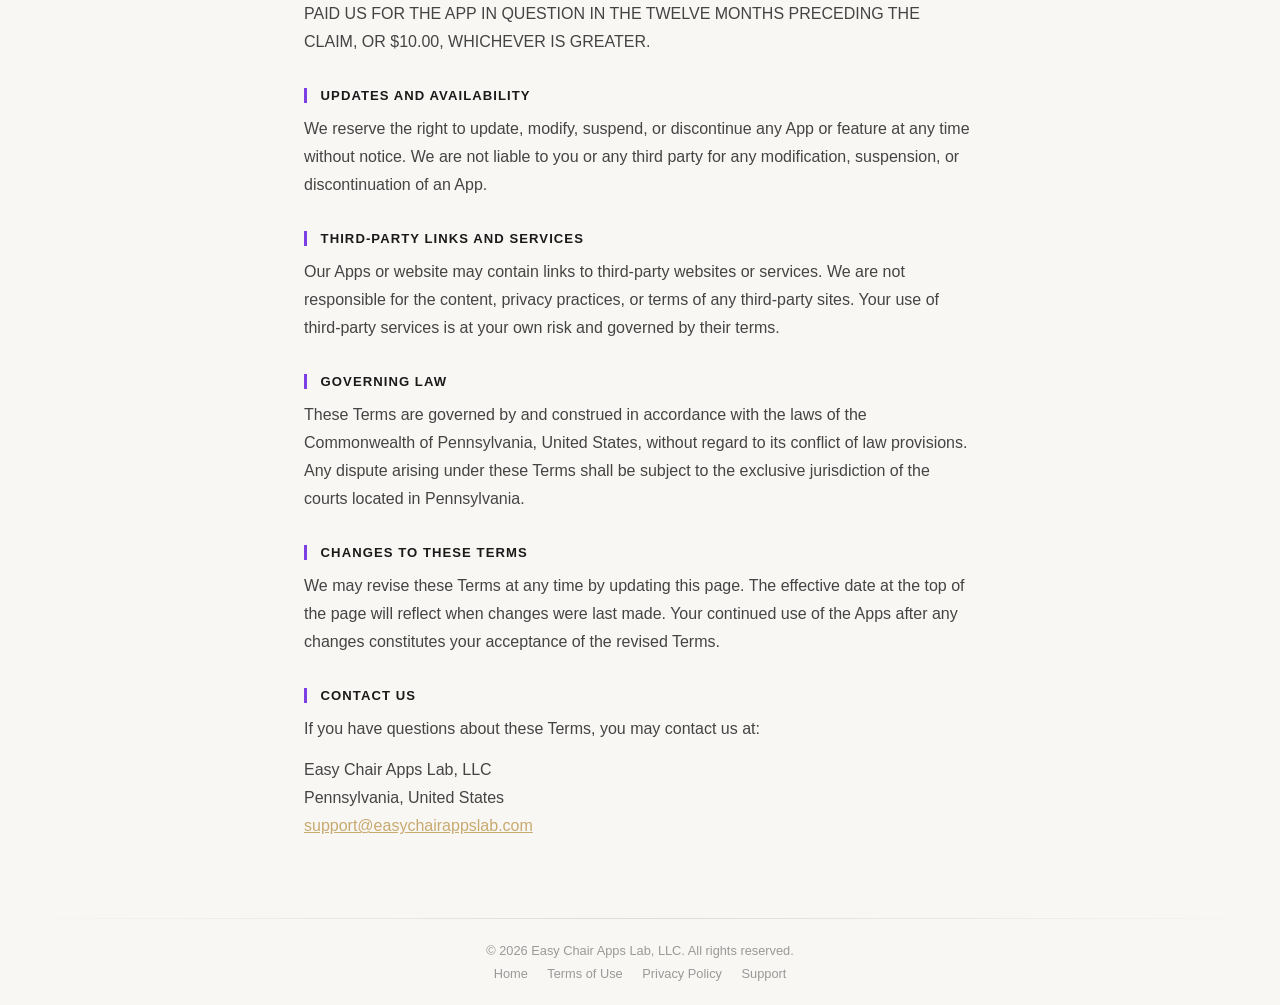
<file: terms.html>
<!DOCTYPE html>
<html lang="en">
<head>
  <meta charset="UTF-8" />
  <meta name="viewport" content="width=device-width, initial-scale=1.0" />
  <meta name="description" content="Easy Chair Apps Lab Terms of Use" />
  <title>Terms of Use | Easy Chair Apps Lab</title>
  <link rel="stylesheet" href="styles.css" />
</head>
<body>

  <header class="legal-header">
    <a href="index.html">
      <img src="logo.png" alt="Easy Chair Apps Lab" />
    </a>
  </header>

  <main class="legal-main">
    <h1>Terms of Use</h1>
    <p class="effective">Effective date: April 29, 2026</p>

    <p>Please read these Terms of Use ("Terms") carefully before downloading or using any
       application made available by Easy Chair Apps Lab, LLC ("we", "us", or "our").
       By downloading or using our Apps, you agree to be bound by these Terms. If you do
       not agree, do not use our Apps.</p>

    <h2>Use of the Apps</h2>
    <p>Our Apps are provided for personal, non-commercial use. You agree to use the Apps
       only for lawful purposes and in a manner consistent with all applicable local, state,
       national, and international laws and regulations.</p>
    <p>You may not:</p>
    <ul>
      <li>Copy, modify, or distribute any part of the Apps without our written permission</li>
      <li>Reverse engineer, decompile, or disassemble the Apps</li>
      <li>Use the Apps in any way that could damage, disable, or impair their operation</li>
      <li>Attempt to gain unauthorized access to any systems or networks connected to the Apps</li>
    </ul>

    <h2>Intellectual Property</h2>
    <p>All content, design, code, graphics, and other materials in our Apps and on this
       website are the property of Easy Chair Apps Lab, LLC and are protected by applicable
       intellectual property laws. Nothing in these Terms grants you any right to use our
       trademarks, logos, or other proprietary materials without our prior written consent.</p>

    <h2>App Store Terms</h2>
    <p>Our Apps are distributed through the Apple App Store. Your use of the Apps is also
       subject to Apple's App Store Terms of Service. In the event of any conflict between
       these Terms and Apple's terms, Apple's terms govern with respect to Apple's
       obligations and services.</p>

    <h2>Disclaimer of Warranties</h2>
    <p>THE APPS ARE PROVIDED "AS IS" AND "AS AVAILABLE" WITHOUT WARRANTY OF ANY KIND,
       EXPRESS OR IMPLIED, INCLUDING BUT NOT LIMITED TO WARRANTIES OF MERCHANTABILITY,
       FITNESS FOR A PARTICULAR PURPOSE, OR NON-INFRINGEMENT. WE DO NOT WARRANT THAT THE
       APPS WILL BE ERROR-FREE, UNINTERRUPTED, OR FREE OF VIRUSES OR OTHER HARMFUL
       COMPONENTS.</p>
    <p>We make no guarantees regarding the accuracy, reliability, or completeness of any
       content or functionality within the Apps. You use the Apps at your own risk.</p>

    <h2>Limitation of Liability</h2>
    <p>TO THE FULLEST EXTENT PERMITTED BY APPLICABLE LAW, EASY CHAIR APPS LAB, LLC SHALL
       NOT BE LIABLE FOR ANY INDIRECT, INCIDENTAL, SPECIAL, CONSEQUENTIAL, OR PUNITIVE
       DAMAGES, OR ANY LOSS OF PROFITS OR DATA, ARISING OUT OF OR IN CONNECTION WITH YOUR
       USE OF THE APPS, EVEN IF WE HAVE BEEN ADVISED OF THE POSSIBILITY OF SUCH DAMAGES.</p>
    <p>OUR TOTAL LIABILITY TO YOU FOR ALL CLAIMS ARISING OUT OF OR RELATING TO THESE TERMS
       OR YOUR USE OF THE APPS SHALL NOT EXCEED THE AMOUNT YOU PAID US FOR THE APP IN
       QUESTION IN THE TWELVE MONTHS PRECEDING THE CLAIM, OR $10.00, WHICHEVER IS GREATER.</p>

    <h2>Updates and Availability</h2>
    <p>We reserve the right to update, modify, suspend, or discontinue any App or feature
       at any time without notice. We are not liable to you or any third party for any
       modification, suspension, or discontinuation of an App.</p>

    <h2>Third-Party Links and Services</h2>
    <p>Our Apps or website may contain links to third-party websites or services. We are
       not responsible for the content, privacy practices, or terms of any third-party sites.
       Your use of third-party services is at your own risk and governed by their terms.</p>

    <h2>Governing Law</h2>
    <p>These Terms are governed by and construed in accordance with the laws of the
       Commonwealth of Pennsylvania, United States, without regard to its conflict of law
       provisions. Any dispute arising under these Terms shall be subject to the exclusive
       jurisdiction of the courts located in Pennsylvania.</p>

    <h2>Changes to These Terms</h2>
    <p>We may revise these Terms at any time by updating this page. The effective date at
       the top of the page will reflect when changes were last made. Your continued use of
       the Apps after any changes constitutes your acceptance of the revised Terms.</p>

    <h2>Contact Us</h2>
    <p>If you have questions about these Terms, you may contact us at:</p>
    <p>Easy Chair Apps Lab, LLC<br />Pennsylvania, United States<br />
       <a href="mailto:support@easychairappslab.com">support@easychairappslab.com</a></p>
  </main>

  <footer>
    <p>
      &copy; 2026 Easy Chair Apps Lab, LLC. All rights reserved.
    </p>
    <p style="margin-top:0.5rem;">
      <a href="index.html">Home</a>
      <a href="terms.html">Terms of Use</a>
      <a href="privacy.html">Privacy Policy</a>
      <a href="support.html">Support</a>
    </p>
  </footer>

</body>
</html>
</file>
<file: styles.css>
/* =====================================================
   FONTS
   ===================================================== */
@font-face {
  font-family: 'Fraunces';
  font-weight: 400 700;
  font-style: normal;
  font-display: swap;
  src: url('fonts/fraunces-latin.woff2') format('woff2');
  unicode-range: U+0000-00FF, U+0131, U+0152-0153, U+02BB-02BC, U+02C6, U+02DA,
    U+02DC, U+0304, U+0308, U+0329, U+2000-206F, U+20AC, U+2122, U+2191,
    U+2193, U+2212, U+2215, U+FEFF, U+FFFD;
}

@font-face {
  font-family: 'Fraunces';
  font-weight: 700;
  font-style: italic;
  font-display: swap;
  src: url('fonts/fraunces-italic-700-latin.woff2') format('woff2');
  unicode-range: U+0000-00FF, U+0131, U+0152-0153, U+02BB-02BC, U+02C6, U+02DA,
    U+02DC, U+0304, U+0308, U+0329, U+2000-206F, U+20AC, U+2122, U+2191,
    U+2193, U+2212, U+2215, U+FEFF, U+FFFD;
}

/* =====================================================
   TOKENS
   ===================================================== */
:root {
  --bg: #f9f7f4;
  --ink: #1a1a1a;
  --ink-soft: #555;
  --muted: #999;
  --border: #ece9e4;
  --gold: #c8a96e;
  --violet: #7b3fe4;
  --cyan: #2ec5d3;
  --grad: linear-gradient(135deg, var(--violet) 0%, var(--cyan) 100%);
  --shadow-soft: 0 2px 12px rgba(0, 0, 0, 0.06);
  --shadow-violet: 0 8px 32px rgba(123, 63, 228, 0.12);
  --serif: 'Fraunces', Georgia, serif;
  --sans: -apple-system, BlinkMacSystemFont, "Segoe UI", Roboto, Helvetica,
    Arial, sans-serif;
}

/* =====================================================
   RESET & BASE
   ===================================================== */
*, *::before, *::after {
  box-sizing: border-box;
  margin: 0;
  padding: 0;
}

body {
  font-family: var(--sans);
  background-color: var(--bg);
  color: var(--ink);
  min-height: 100vh;
  display: flex;
  flex-direction: column;
}

/* =====================================================
   HEADER — home page
   ===================================================== */
.home-header {
  padding: 3rem 1.5rem 2rem;
  text-align: center;
}

.home-header img {
  max-width: 220px;
  width: 100%;
  height: auto;
  animation: fadeUp 0.6s ease-out both;
  animation-delay: 0.1s;
}

/* =====================================================
   HEADER — legal pages
   ===================================================== */
.legal-header {
  padding: 2rem 1.5rem 1.5rem;
  text-align: center;
  border-bottom: 1px solid transparent;
  border-image: linear-gradient(to right, transparent, rgba(26, 26, 26, 0.12) 50%, transparent) 1;
}

.legal-header a {
  text-decoration: none;
  display: inline-block;
}

.legal-header img {
  max-width: 120px;
  width: 100%;
  height: auto;
  transition: transform 200ms ease;
}

.legal-header a:hover img {
  transform: scale(1.02);
}

/* =====================================================
   MAIN — home page
   ===================================================== */
.home-main {
  flex: 1;
  display: flex;
  flex-direction: column;
  align-items: center;
  text-align: center;
  padding: 1rem 1.5rem 5rem;
  position: relative;
  overflow: hidden;
}

.home-main::before {
  content: '';
  position: absolute;
  top: -80px;
  left: 50%;
  transform: translateX(-50%);
  width: 720px;
  height: 720px;
  background: radial-gradient(
    circle,
    rgba(123, 63, 228, 0.22) 0%,
    rgba(46, 197, 211, 0.12) 45%,
    transparent 70%
  );
  filter: blur(70px);
  z-index: 0;
  pointer-events: none;
}

/* =====================================================
   HERO
   ===================================================== */
.hero {
  position: relative;
  z-index: 1;
  display: flex;
  flex-direction: column;
  align-items: center;
}

.hero h1 {
  font-family: var(--serif);
  font-size: clamp(2.2rem, 5vw, 3.4rem);
  font-weight: 700;
  letter-spacing: -1px;
  color: var(--ink);
  line-height: 1.15;
  animation: fadeUp 0.6s ease-out both;
  animation-delay: 0.25s;
}

.brand-gradient {
  background: var(--grad);
  -webkit-background-clip: text;
  -webkit-text-fill-color: transparent;
  background-clip: text;
}

.divider {
  width: 80px;
  height: 4px;
  background: var(--grad);
  border-radius: 2px;
  margin: 1.5rem auto;
  transform-origin: left center;
  animation: dividerIn 0.6s ease-out both;
  animation-delay: 0.45s;
}

.tagline {
  font-family: var(--serif);
  font-style: italic;
  font-size: clamp(1rem, 2.5vw, 1.2rem);
  color: var(--ink-soft);
  max-width: 460px;
  line-height: 1.65;
  animation: fadeUp 0.6s ease-out both;
  animation-delay: 0.6s;
}

/* =====================================================
   APPS SHOWCASE
   ===================================================== */
.apps {
  position: relative;
  z-index: 1;
  width: 100%;
  max-width: 780px;
  margin-top: 4.5rem;
  text-align: left;
}

.apps > h2 {
  font-family: var(--serif);
  font-size: 1.35rem;
  font-weight: 700;
  color: var(--ink);
  margin-bottom: 1.5rem;
  padding-bottom: 0.75rem;
  border-bottom: 2px solid var(--border);
  position: relative;
}

.apps > h2::after {
  content: '';
  position: absolute;
  bottom: -2px;
  left: 0;
  width: 48px;
  height: 2px;
  background: var(--grad);
}

.app-grid {
  display: grid;
  grid-template-columns: repeat(auto-fit, minmax(280px, 1fr));
  gap: 1.5rem;
}

.app-card {
  background: #fff;
  border-radius: 14px;
  padding: 1.75rem;
  box-shadow: var(--shadow-soft);
  display: flex;
  flex-direction: column;
  gap: 0.5rem;
  transition: transform 200ms ease, box-shadow 200ms ease;
  position: relative;
  overflow: hidden;
}

.app-card::before {
  content: '';
  position: absolute;
  top: 0;
  left: 0;
  right: 0;
  height: 3px;
  background: var(--grad);
}

.app-card:hover {
  transform: translateY(-4px);
  box-shadow: var(--shadow-violet);
}

.app-icon {
  width: 72px;
  height: 72px;
  border-radius: 16px;
  background: var(--grad);
  margin-bottom: 0.4rem;
  flex-shrink: 0;
}

.app-card h3 {
  font-family: var(--serif);
  font-size: 1.1rem;
  font-weight: 700;
  color: var(--ink);
  line-height: 1.3;
}

.app-card > p {
  font-size: 0.92rem;
  color: var(--ink-soft);
  line-height: 1.65;
  flex: 1;
  margin-bottom: 0.5rem;
}

.app-card-link {
  display: inline-flex;
  align-items: center;
  font-size: 0.82rem;
  font-weight: 600;
  letter-spacing: 0.04em;
  color: var(--violet);
  text-decoration: none;
  align-self: flex-start;
  margin-top: auto;
  padding: 0.3rem 0;
  position: relative;
}

.app-card-link::after {
  content: '';
  position: absolute;
  bottom: 0;
  left: 0;
  width: 0;
  height: 1.5px;
  background: var(--violet);
  transition: width 200ms ease;
}

.app-card-link:hover::after {
  width: 100%;
}

.app-coming-soon {
  display: inline-flex;
  align-items: center;
  font-size: 0.75rem;
  font-weight: 600;
  letter-spacing: 0.07em;
  text-transform: uppercase;
  color: var(--violet);
  background: rgba(123, 63, 228, 0.08);
  border-radius: 100px;
  padding: 0.3rem 0.8rem;
  align-self: flex-start;
  margin-top: auto;
}

/* =====================================================
   ABOUT CARD
   ===================================================== */
.about {
  position: relative;
  z-index: 1;
  margin-top: 4rem;
  max-width: 580px;
  width: 100%;
  text-align: left;
  background: #fff;
  border-radius: 12px;
  padding: 2rem 2.25rem;
  box-shadow: var(--shadow-soft);
  transition: box-shadow 200ms ease;
}

.about:hover {
  box-shadow: var(--shadow-violet);
}

.about h2 {
  font-family: var(--serif);
  font-size: 1.1rem;
  font-weight: 700;
  text-transform: uppercase;
  letter-spacing: 0.08em;
  color: var(--gold);
  margin-bottom: 1rem;
}

.about p {
  font-size: 1rem;
  color: #444;
  line-height: 1.75;
}

.about p + p {
  margin-top: 0.85rem;
}

/* =====================================================
   MAIN — legal pages
   ===================================================== */
.legal-main {
  flex: 1;
  max-width: 720px;
  margin: 0 auto;
  padding: 3rem 1.5rem 4rem;
  width: 100%;
}

.legal-main h1 {
  font-family: var(--serif);
  font-size: 1.8rem;
  font-weight: 700;
  color: var(--ink);
  margin-bottom: 0.4rem;
}

.effective {
  font-size: 0.85rem;
  color: var(--muted);
  margin-bottom: 2.5rem;
}

.legal-main h2 {
  font-size: 0.82rem;
  font-weight: 700;
  text-transform: uppercase;
  letter-spacing: 0.08em;
  color: var(--ink);
  margin-top: 2rem;
  margin-bottom: 0.75rem;
  padding-left: 0.85rem;
  border-left: 3px solid var(--violet);
}

.legal-main p {
  font-size: 1rem;
  line-height: 1.75;
  color: #444;
  margin-bottom: 0.85rem;
}

.legal-main ul {
  padding-left: 1.4rem;
  margin-bottom: 0.85rem;
}

.legal-main ul li {
  font-size: 1rem;
  line-height: 1.75;
  color: #444;
  margin-bottom: 0.3rem;
}

.legal-main a {
  color: var(--gold);
}

/* =====================================================
   FOOTER
   ===================================================== */
footer {
  text-align: center;
  padding: 1.5rem;
  font-size: 0.8rem;
  color: var(--muted);
  border-top: 1px solid transparent;
  border-image: linear-gradient(to right, transparent, rgba(26, 26, 26, 0.12) 50%, transparent) 1;
}

footer a {
  color: var(--muted);
  margin: 0 0.5rem;
  text-decoration: none;
  position: relative;
  padding-bottom: 2px;
}

footer a::after {
  content: '';
  position: absolute;
  bottom: 0;
  left: 0;
  width: 0;
  height: 1px;
  background: var(--gold);
  transition: width 200ms ease;
}

footer a:hover {
  color: var(--gold);
}

footer a:hover::after {
  width: 100%;
}

/* =====================================================
   ANIMATIONS
   ===================================================== */
@keyframes fadeUp {
  from {
    opacity: 0;
    transform: translateY(12px);
  }
  to {
    opacity: 1;
    transform: translateY(0);
  }
}

@keyframes dividerIn {
  from {
    transform: scaleX(0);
    opacity: 0;
  }
  to {
    transform: scaleX(1);
    opacity: 1;
  }
}

/* =====================================================
   RESPONSIVE
   ===================================================== */
@media (max-width: 600px) {
  .home-header img {
    max-width: 160px;
  }

  .app-grid {
    grid-template-columns: 1fr;
  }

  .about {
    padding: 1.5rem;
  }

  .legal-main h1 {
    font-size: 1.5rem;
  }
}

/* =====================================================
   REDUCED MOTION
   ===================================================== */
@media (prefers-reduced-motion: reduce) {
  *, *::before, *::after {
    animation-duration: 0ms !important;
    animation-iteration-count: 1 !important;
    transition-duration: 0ms !important;
  }
}
</file>
